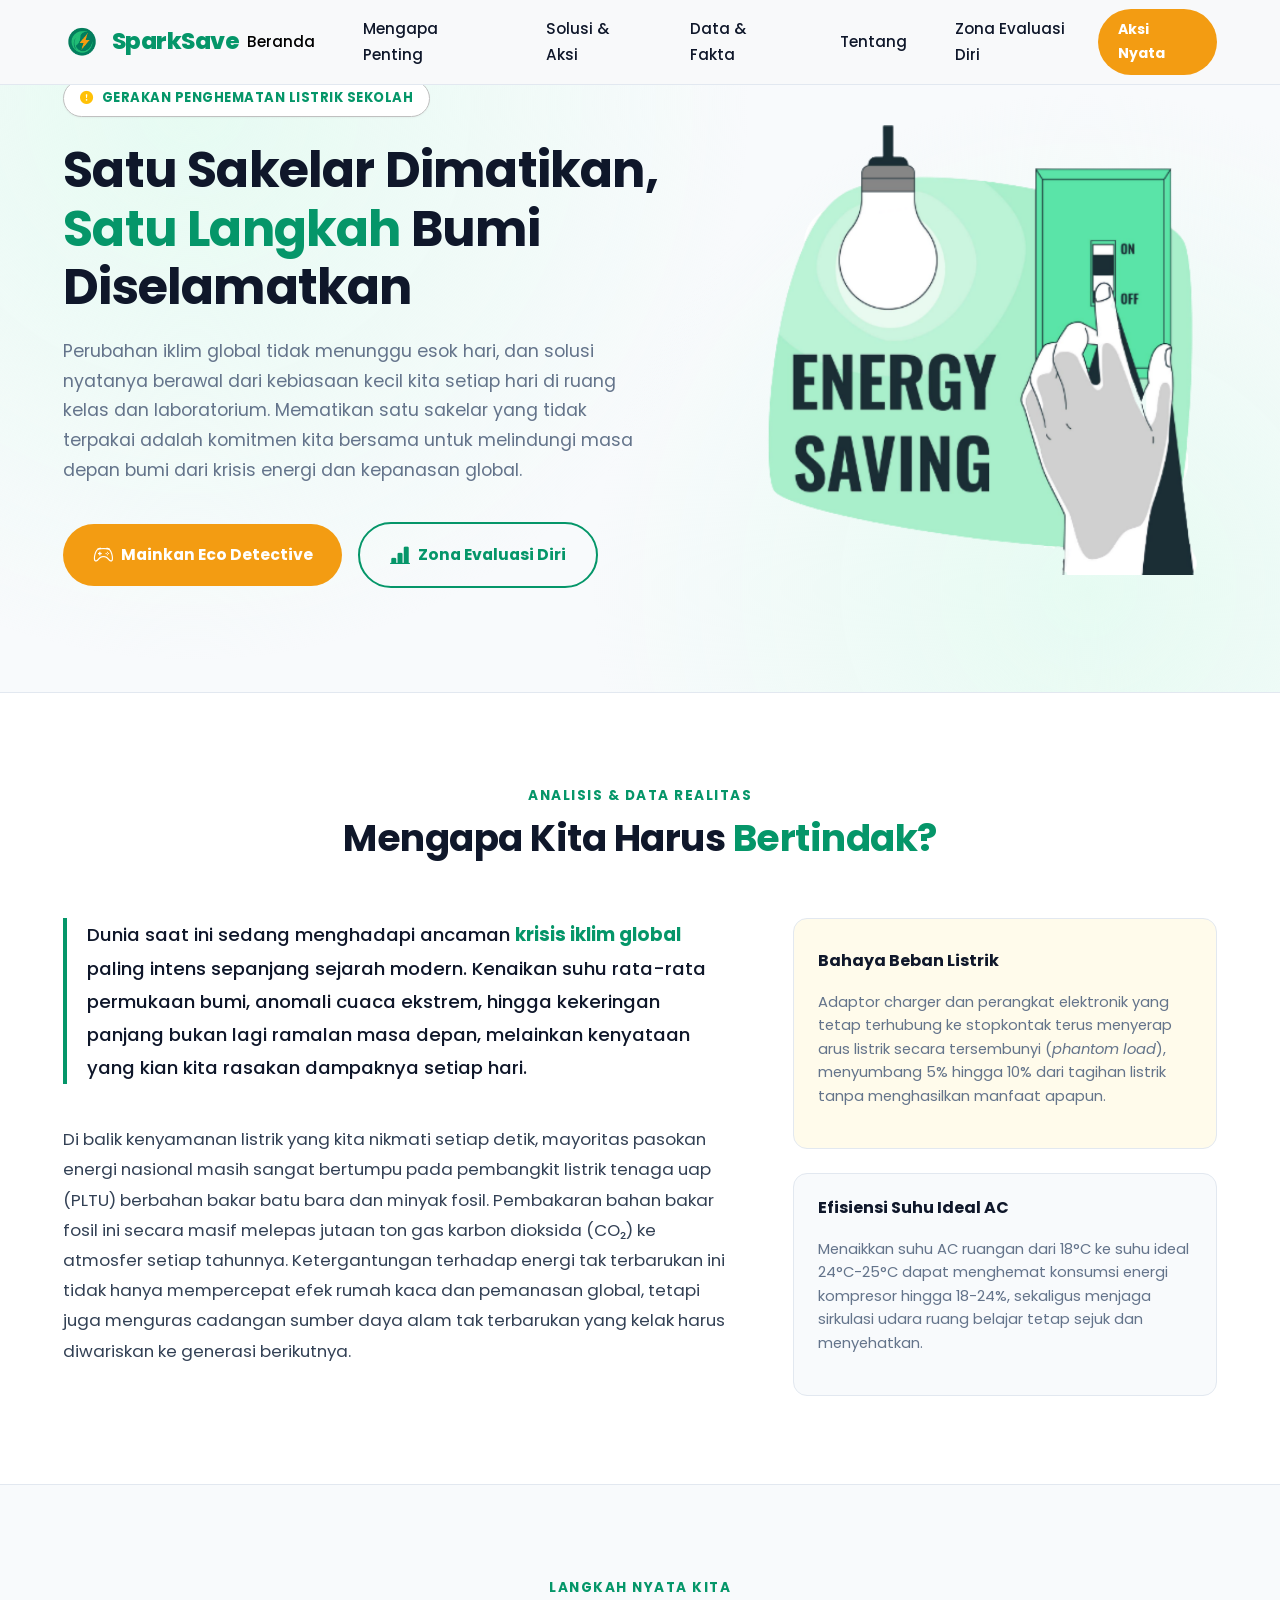
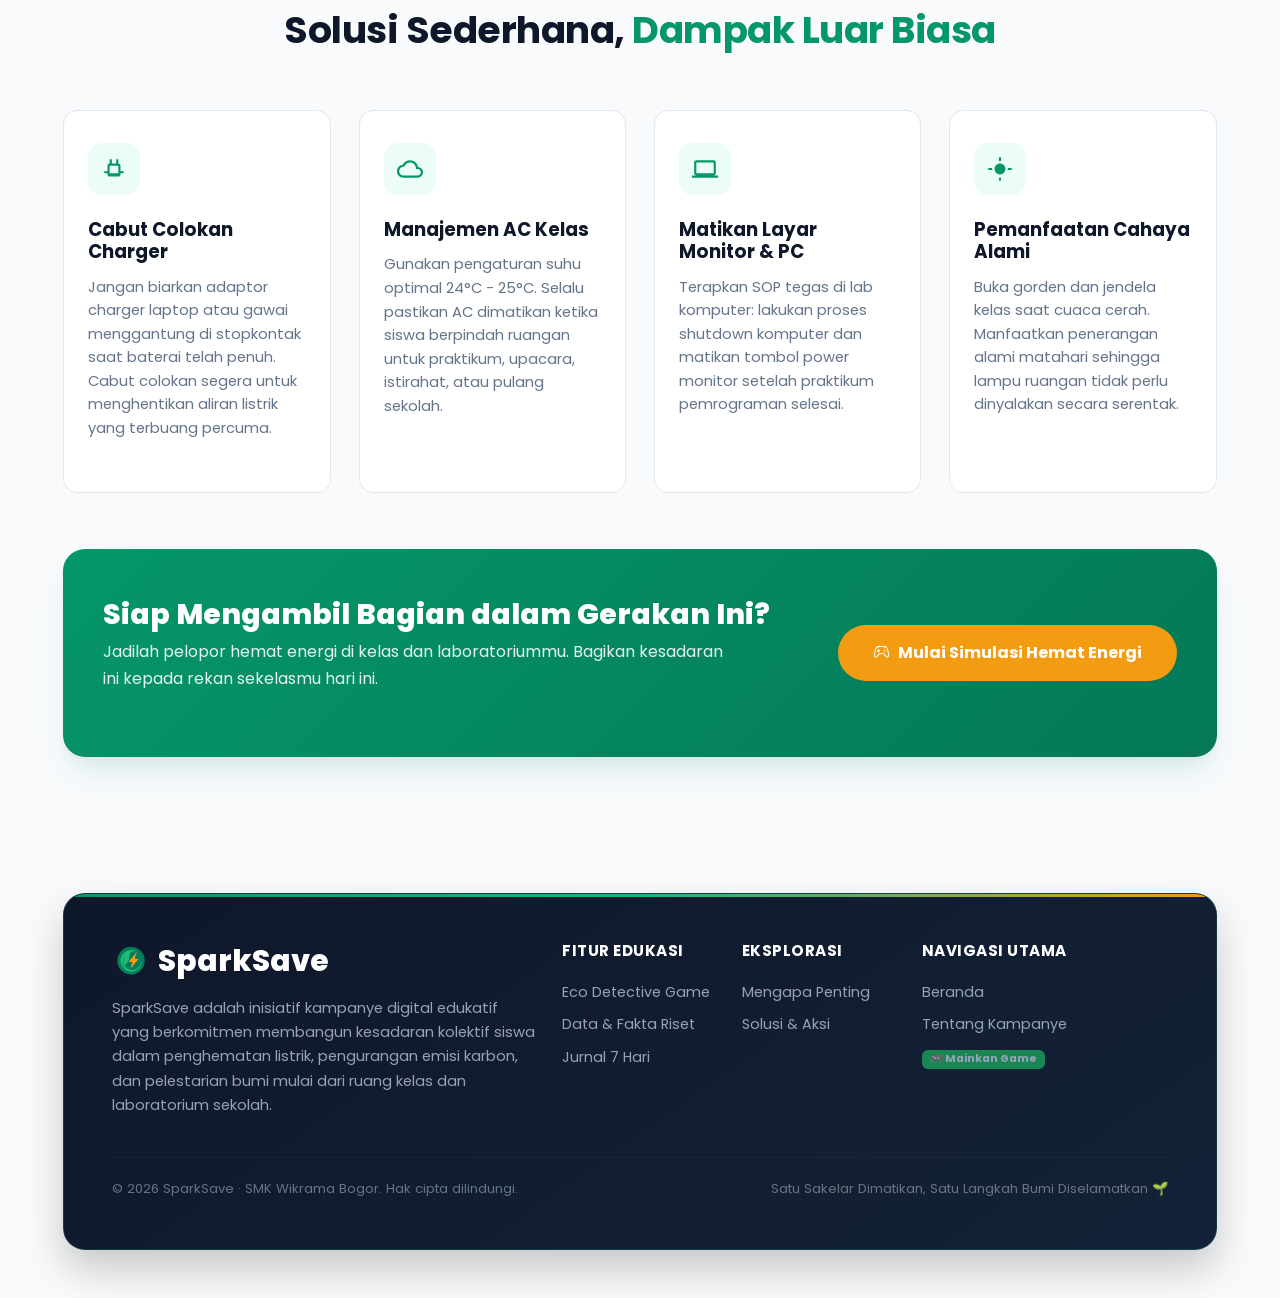
<file: index.html>
<!DOCTYPE html>
<html lang="id">

<head>
    <meta charset="UTF-8">
    <meta name="viewport" content="width=device-width, initial-scale=1.0">
    <title>SparkSave | Beranda</title>
    <link rel="shortcut icon" href="src/assets/images/favicon.png" type="image/x-icon">

    <!-- Google Fonts -->
    <link rel="preconnect" href="https://fonts.googleapis.com">
    <link rel="preconnect" href="https://fonts.gstatic.com" crossorigin>
    <link
        href="https://fonts.googleapis.com/css2?family=Google+Sans:ital,opsz,wght@0,17..18,400..700;1,17..18,400..700&family=Poppins:wght@400;500;600;700;800&family=Roboto:ital,wght@0,100..900;1,100..900&display=swap"
        rel="stylesheet">

    <!-- Bootstrap 5 & Icons -->
    <link rel="stylesheet" href="https://cdn.jsdelivr.net/npm/bootstrap-icons@1.13.1/font/bootstrap-icons.min.css">
    <link href="https://cdn.jsdelivr.net/npm/bootstrap@5.3.8/dist/css/bootstrap.min.css" rel="stylesheet"
        integrity="sha384-sRIl4kxILFvY47J16cr9ZwB07vP4J8+LH7qKQnuqkuIAvNWLzeN8tE5YBujZqJLB" crossorigin="anonymous">

    <link rel="stylesheet" href="src/style/global.css">
    <link rel="stylesheet" href="src/style/index.css">
    <link rel="stylesheet" href="src/style/components/footer.css">
    <link rel="stylesheet" href="src/style/components/navbar.css">
</head>

<body>
    <header id="navbar"></header>

    <main>
        <section id="hero" class="hero">
            <div class="container hero-grid">
                <!-- Sisi Kiri: Konten Teks & Tombol CTA -->
                <div class="hero-left">
                    <div class="hero-badge">
                        <span class="text-warning"><i class="bi bi-exclamation-circle-fill"></i></span>
                        <span>Gerakan Penghematan Listrik Sekolah</span>
                    </div>

                    <h1 class="hero-title">
                        Satu Sakelar Dimatikan, <span>Satu Langkah</span> Bumi Diselamatkan
                    </h1>

                    <p class="hero-subtext">
                        Perubahan iklim global tidak menunggu esok hari, dan solusi nyatanya berawal dari kebiasaan
                        kecil kita setiap hari di ruang kelas dan laboratorium. Mematikan satu sakelar yang tidak
                        terpakai adalah komitmen kita bersama untuk melindungi masa depan bumi dari krisis energi dan
                        kepanasan global.
                    </p>

                    <div class="hero-cta-group">
                        <a href="src/page/Eco_Detective_Operation_Green_Campus_v3.html" class="btn-solid">
                            <i class="bi bi-controller fs-5"></i>
                            <span>Mainkan Eco Detective</span>
                        </a>
                        <a href="/src/page/to_do.html" class="btn-outline">
                            <i class="bi bi-bar-chart-line-fill fs-5"></i>
                            <span>Zona Evaluasi Diri</span>
                        </a>
                    </div>

                </div>

                <div class="hero-right">

                    <img src="src/assets/images/hero.png" class="img-hero" style="height: 450px;" alt="SparkSave Hero">

                </div>
            </div>
        </section>

        <section id="mengapa-penting" class="article-section">
            <div class="container">
                <div class="section-head">
                    <span class="section-tag">Analisis & Data Realitas</span>
                    <h2 class="section-heading">Mengapa Kita Harus <span>Bertindak?</span></h2>
                </div>

                <div class="article-layout">
                    <article class="article-content">
                        <p class="lead-text">
                            Dunia saat ini sedang menghadapi ancaman <strong>krisis iklim global</strong> paling intens
                            sepanjang sejarah modern. Kenaikan suhu rata-rata permukaan bumi, anomali cuaca ekstrem,
                            hingga kekeringan panjang bukan lagi ramalan masa depan, melainkan kenyataan yang kian kita
                            rasakan dampaknya setiap hari.
                        </p>

                        <p>
                            Di balik kenyamanan listrik yang kita nikmati setiap detik, mayoritas pasokan energi
                            nasional masih sangat bertumpu pada pembangkit listrik tenaga uap (PLTU) berbahan
                            bakar batu bara dan minyak fosil. Pembakaran bahan bakar fosil ini secara masif
                            melepas jutaan ton gas karbon dioksida (CO₂) ke atmosfer setiap tahunnya. Ketergantungan
                            terhadap energi tak terbarukan ini tidak hanya mempercepat efek rumah kaca dan pemanasan
                            global, tetapi juga menguras cadangan sumber daya alam tak terbarukan yang kelak harus
                            diwariskan ke generasi berikutnya.
                        </p>

                        <!-- <p>
                            Realita ironis justru kerap terjadi di lingkungan pendidikan tempat kita beraktivitas
                            setiap hari. Banyak dari kita yang tanpa sadar melakukan <strong>pemborosan listrik ekstrem
                                di ruang kelas dan laboratorium</strong>. Perangkat komputer lab dibiarkan menyala dalam
                            mode standby semalaman tanpa dimatikan tuntas, kabel charger laptop dibiarkan tertancap di
                            stopkontak padahal baterai sudah terisi penuh (<em>vampire load</em>), serta pendingin
                            ruangan (AC) diatur pada temperatur terendah 16°C dan dibiarkan mendinginkan ruangan kelas
                            yang kosong saat jam istirahat. Jika kebiasaan ini dibiarkan, institusi pendidikan yang
                            seharusnya menjadi teladan keberlanjutan justru menyumbang jejak karbon yang sangat
                            merugikan lingkungan.
                        </p> -->
                    </article>

                    <aside class="article-sidebar">
                        <div class="fact-box highlight">
                            <div class="fact-header warning">
                                <h4 class="mt-2">Bahaya Beban Listrik</h4>
                            </div>
                            <p>
                                Adaptor charger dan perangkat elektronik yang tetap terhubung ke stopkontak terus
                                menyerap arus listrik secara tersembunyi (<em>phantom load</em>), menyumbang 5% hingga
                                10% dari tagihan listrik tanpa menghasilkan manfaat apapun.
                            </p>
                        </div>

                        <div class="fact-box">
                            <div class="fact-header success">
                                <h4>Efisiensi Suhu Ideal AC</h4>
                            </div>
                            <p>
                                Menaikkan suhu AC ruangan dari 18°C ke suhu ideal 24°C-25°C dapat menghemat konsumsi
                                energi kompresor hingga 18-24%, sekaligus menjaga sirkulasi udara ruang belajar tetap
                                sejuk dan menyehatkan.
                            </p>
                        </div>
                    </aside>
                </div>
            </div>
        </section>

        <section id="solusi" class="solutions-section">
            <div class="container">
                <div class="section-head">
                    <span class="section-tag">Langkah Nyata Kita</span>
                    <h2 class="section-heading">Solusi Sederhana, <span>Dampak Luar Biasa</span></h2>
                </div>

                <div class="solutions-grid">
                    <!-- Kartu 1 -->
                    <div class="action-card">
                        <div class="action-icon">
                            <svg viewBox="0 0 24 24">
                                <path
                                    d="M16.01 7L16 3h-2v4h-4V3H8v4h-.01C6.89 7 6 7.89 6 8.99v5.01H3v2h3v1c0 1.11.89 2 1.99 2H16c1.1 0 2-.89 2-2v-1h3v-2h-3V8.99c0-1.1-.89-1.99-1.99-1.99zM16 16H8v-7h8v7z" />
                            </svg>
                        </div>
                        <h3>Cabut Colokan Charger</h3>
                        <p>
                            Jangan biarkan adaptor charger laptop atau gawai menggantung di stopkontak saat baterai
                            telah penuh. Cabut colokan segera untuk menghentikan aliran listrik yang terbuang percuma.
                        </p>
                    </div>

                    <!-- Kartu 2 -->
                    <div class="action-card">
                        <div class="action-icon">
                            <svg viewBox="0 0 24 24">
                                <path
                                    d="M19.35 10.04C18.67 6.59 15.64 4 12 4 9.11 4 6.6 5.64 5.35 8.04 2.34 8.36 0 10.91 0 14c0 3.31 2.69 6 6 6h13c2.76 0 5-2.24 5-5 0-2.64-2.05-4.78-4.65-4.96zM19 18H6c-2.21 0-4-1.79-4-4 0-2.05 1.53-3.76 3.56-3.97l1.07-.11.5-.95C8.08 7.14 9.94 6 12 6c2.62 0 4.88 1.86 5.39 4.43l.3 1.5 1.53.11c1.56.1 2.78 1.41 2.78 2.96 0 1.65-1.35 3-3 3z" />
                            </svg>
                        </div>
                        <h3>Manajemen AC Kelas</h3>
                        <p>
                            Gunakan pengaturan suhu optimal 24°C - 25°C. Selalu pastikan AC dimatikan ketika siswa
                            berpindah ruangan untuk praktikum, upacara, istirahat, atau pulang sekolah.
                        </p>
                    </div>

                    <!-- Kartu 3 -->
                    <div class="action-card">
                        <div class="action-icon">
                            <svg viewBox="0 0 24 24">
                                <path
                                    d="M20 18c1.1 0 1.99-.9 1.99-2L22 6c0-1.1-.9-2-2-2H4c-1.1 0-2 .9-2 2v10c0 1.1.9 2 2 2H0v2h24v-2h-4zM4 6h16v10H4V6z" />
                            </svg>
                        </div>
                        <h3>Matikan Layar Monitor & PC</h3>
                        <p>
                            Terapkan SOP tegas di lab komputer: lakukan proses shutdown komputer dan matikan tombol
                            power monitor setelah praktikum pemrograman selesai.
                        </p>
                    </div>

                    <!-- Kartu 4 -->
                    <div class="action-card">
                        <div class="action-icon">
                            <svg viewBox="0 0 24 24">
                                <path
                                    d="M12 7c-2.76 0-5 2.24-5 5s2.24 5 5 5 5-2.24 5-5-2.24-5-5-5zM2 13h2c.55 0 1-.45 1-1s-.45-1-1-1H2c-.55 0-1 .45-1 1s.45 1 1 1zm18 0h2c.55 0 1-.45 1-1s-.45-1-1-1h-2c-.55 0-1 .45-1 1s.45 1 1 1zM11 2v2c0 .55.45 1 1 1s1-.45 1-1V2c0-.55-.45-1-1-1s-1 .45-1 1zm0 18v2c0 .55.45 1 1 1s1-.45 1-1v-2cn 0-.55-.45-1-1-1s-1 .45-1 1z" />
                            </svg>
                        </div>
                        <h3>Pemanfaatan Cahaya Alami</h3>
                        <p>
                            Buka gorden dan jendela kelas saat cuaca cerah. Manfaatkan penerangan alami matahari
                            sehingga lampu ruangan tidak perlu dinyalakan secara serentak.
                        </p>
                    </div>
                </div>

                <!-- Banner Ajak Bertindak -->
                <div class="cta-strip">
                    <div class="cta-strip-text">
                        <h3>Siap Mengambil Bagian dalam Gerakan Ini?</h3>
                        <p>
                            Jadilah pelopor hemat energi di kelas dan laboratoriummu. Bagikan kesadaran ini kepada rekan
                            sekelasmu hari ini.
                        </p>
                    </div>
                    <a href="src/page/Eco_Detective_Operation_Green_Campus_v3.html" class="btn-cta-strip">
                        <i class="bi bi-controller me-2"></i>Mulai Simulasi Hemat Energi
                    </a>
                </div>
            </div>
        </section>
    </main>

    <footer id="footer"></footer>

    <!-- JS Components -->
    <script src="src/components/navbar.js"></script>
    <script src="src/components/footer.js"></script>

    <!-- bootstrap -->
    <script src="https://cdn.jsdelivr.net/npm/bootstrap@5.3.8/dist/js/bootstrap.bundle.min.js"
        integrity="sha384-FKyoEForCGlyvwx9Hj09JcYn3nv7wiPVlz7YYwJrWVcXK/BmnVDxM+D2scQbITxI"
        crossorigin="anonymous"></script>
</body>

</html>
</file>
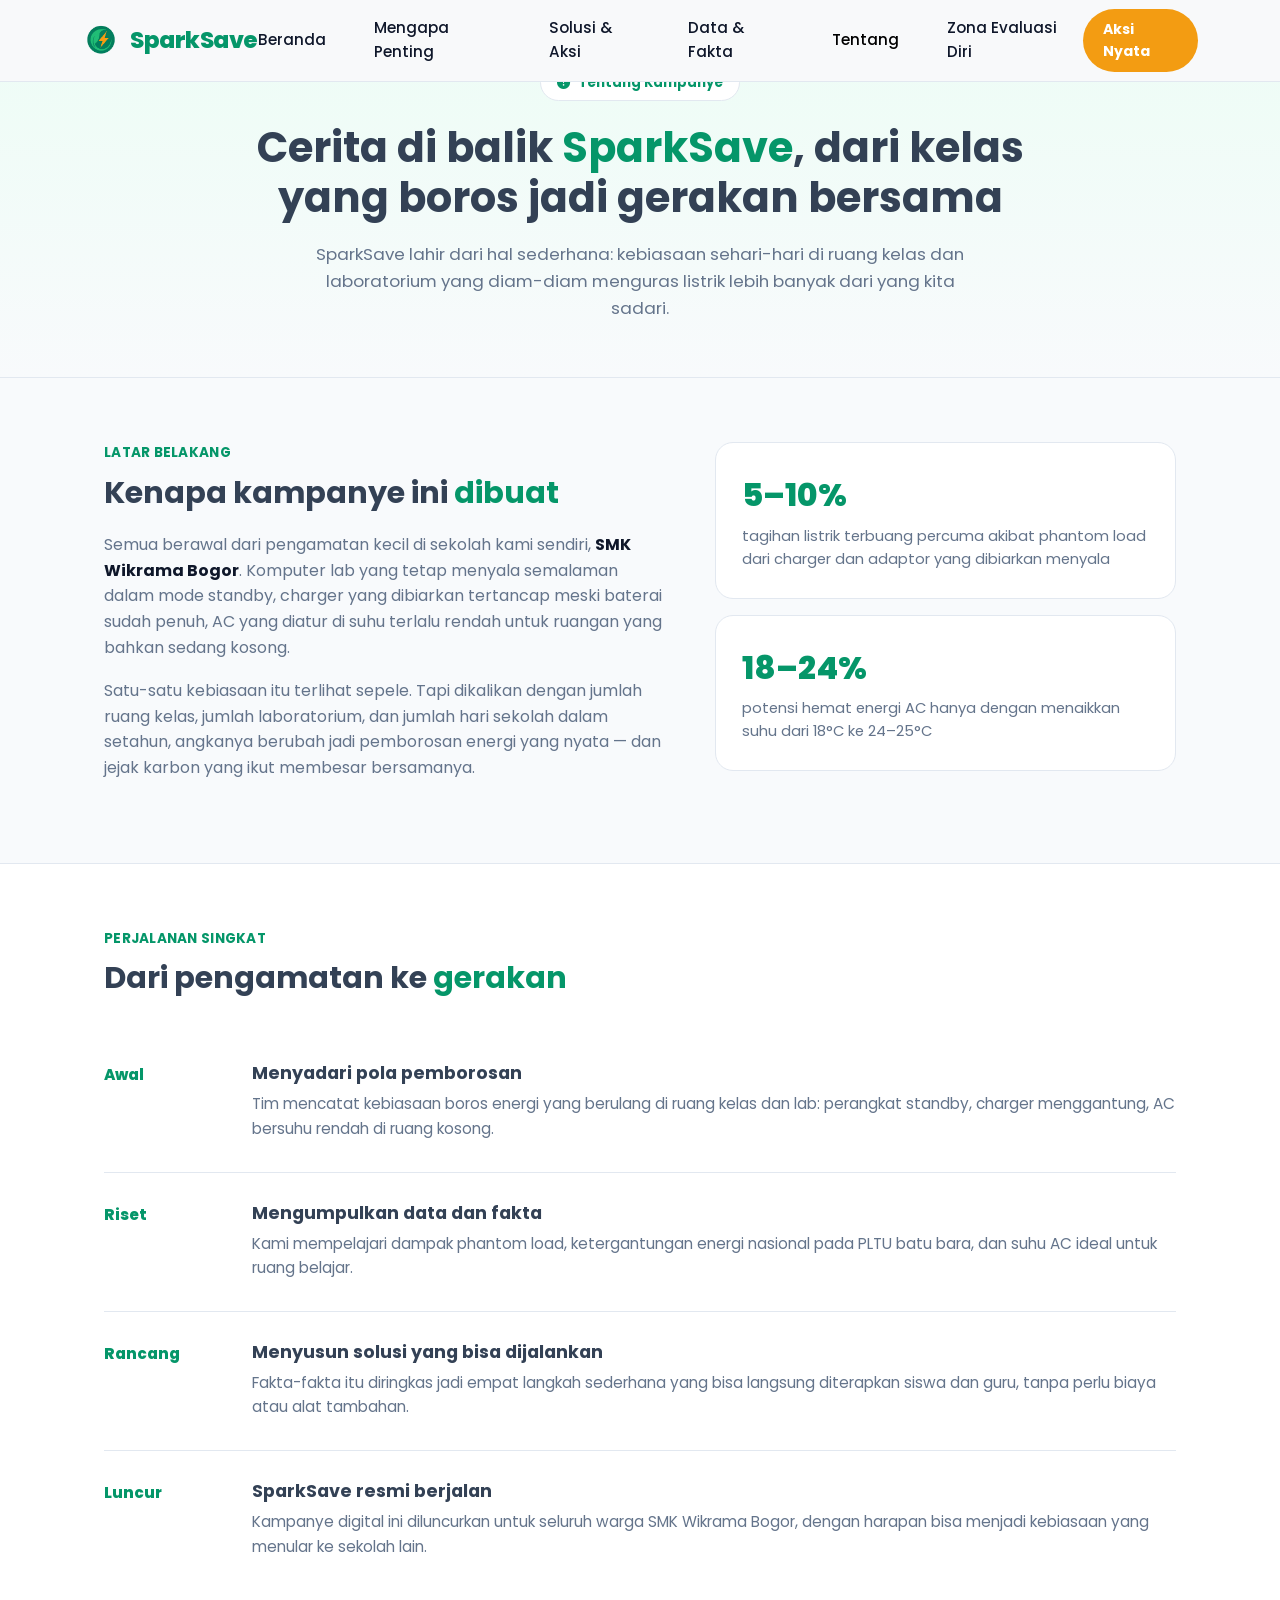
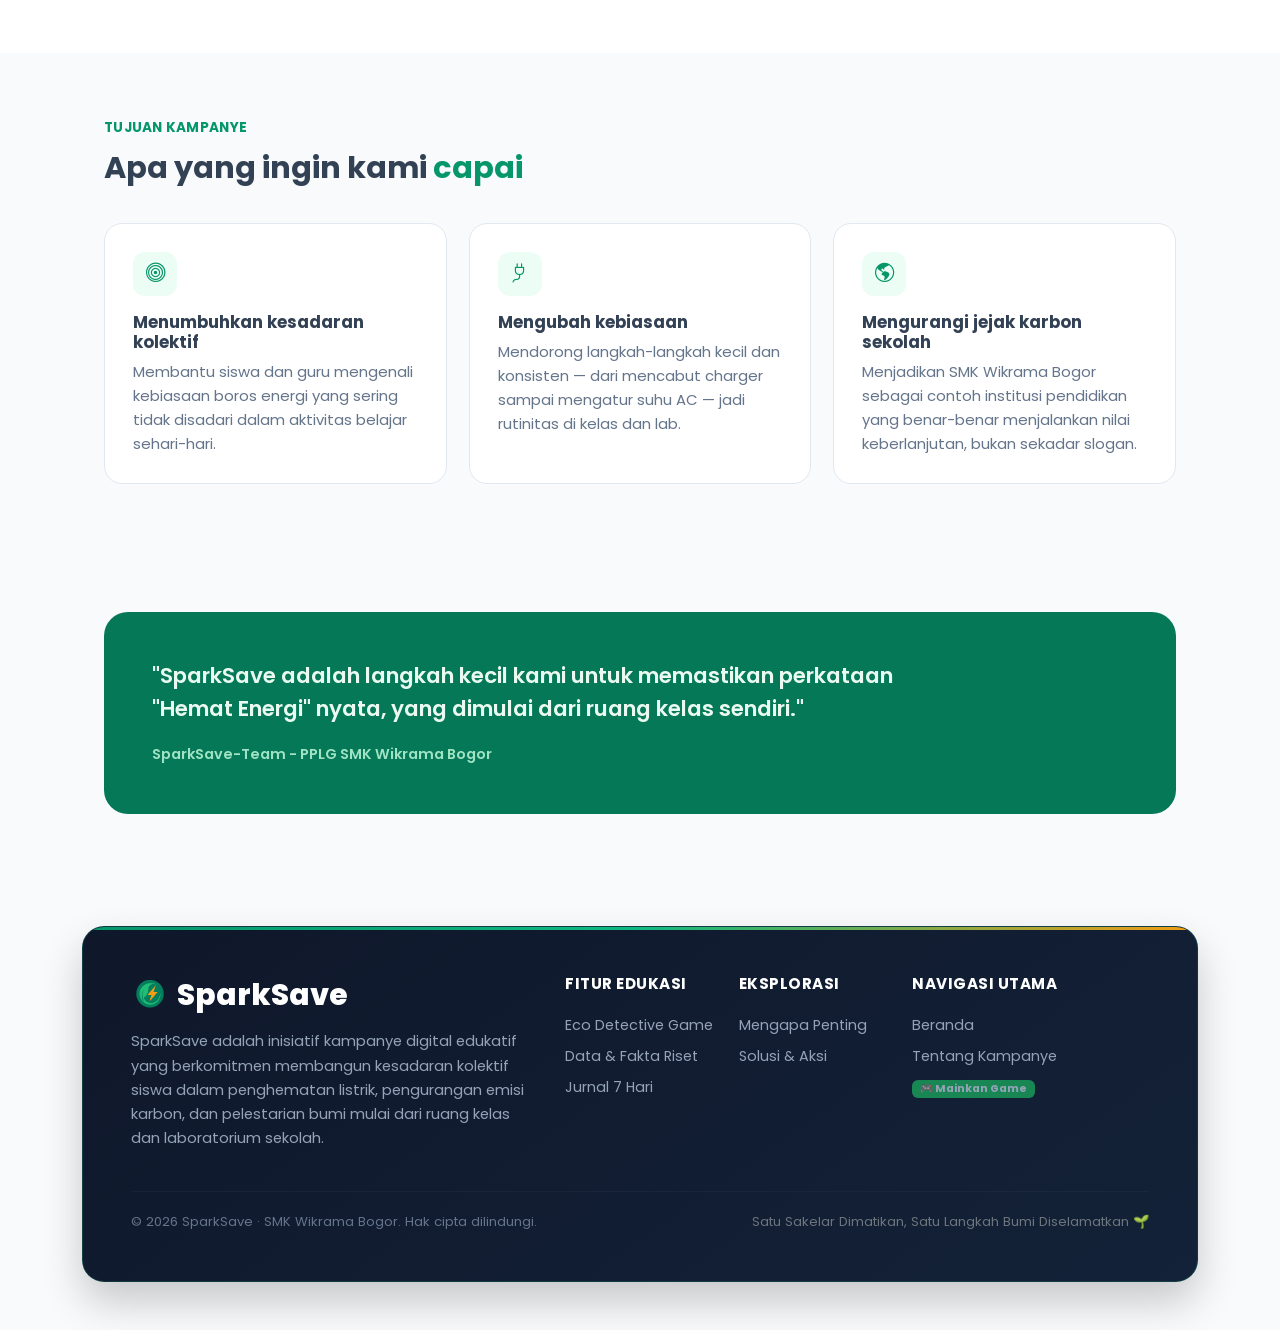
<file: src/page/about.html>
<!DOCTYPE html>
<html lang="en">

<head>
    <meta charset="UTF-8">
    <meta name="viewport" content="width=device-width, initial-scale=1.0">
    <title>SparkSave | Tentang</title>
    <link rel="shortcut icon" href="../assets/images/favicon.png" type="image/x-icon">

    <!-- Google Fonts -->
    <link rel="preconnect" href="https://fonts.googleapis.com">
    <link rel="preconnect" href="https://fonts.gstatic.com" crossorigin>
    <link
        href="https://fonts.googleapis.com/css2?family=Google+Sans:ital,opsz,wght@0,17..18,400..700;1,17..18,400..700&family=Poppins:wght@400;500;600;700;800&family=Roboto:ital,wght@0,100..900;1,100..900&display=swap"
        rel="stylesheet">

    <!-- Bootstrap 5 & Icons -->
    <link rel="stylesheet" href="https://cdn.jsdelivr.net/npm/bootstrap-icons@1.13.1/font/bootstrap-icons.min.css">
    <link href="https://cdn.jsdelivr.net/npm/bootstrap@5.3.8/dist/css/bootstrap.min.css" rel="stylesheet"
        integrity="sha384-sRIl4kxILFvY47J16cr9ZwB07vP4J8+LH7qKQnuqkuIAvNWLzeN8tE5YBujZqJLB" crossorigin="anonymous">

    <link rel="stylesheet" href="../style/global.css">
    <link rel="stylesheet" href="../style/about.css">
    <link rel="stylesheet" href="../style/components/footer.css">
    <link rel="stylesheet" href="../style/components/navbar.css">
</head>

<body>
    <header id="navbar">

    </header>

    <main>
        <section class="about-hero text-center">
            <div class="wrap">
                <span class="eyebrow-tag"><i class="bi bi-exclamation-circle-fill"></i>Tentang Kampanye</span>
                <h1>Cerita di balik <span>SparkSave</span>, dari kelas yang boros jadi gerakan bersama</h1>
                <p>SparkSave lahir dari hal sederhana: kebiasaan sehari-hari di ruang kelas dan laboratorium yang
                    diam-diam menguras listrik lebih banyak dari yang kita sadari.</p>
            </div>
        </section>

        <section class="story-section">
            <div class="wrap story">
                <div>
                    <div class="section-head" style="margin-bottom:20px;">
                        <span class="kicker">LATAR BELAKANG</span>
                        <h2>Kenapa kampanye ini <span class="accent">dibuat</span></h2>
                    </div>
                    <p>Semua berawal dari pengamatan kecil di sekolah kami sendiri, <strong>SMK Wikrama Bogor</strong>.
                        Komputer lab yang tetap menyala semalaman dalam mode standby, charger yang dibiarkan tertancap
                        meski baterai sudah penuh, AC yang diatur di suhu terlalu rendah untuk ruangan yang bahkan
                        sedang kosong.</p>
                    <p>Satu-satu kebiasaan itu terlihat sepele. Tapi dikalikan dengan jumlah ruang kelas, jumlah
                        laboratorium, dan jumlah hari sekolah dalam setahun, angkanya berubah jadi pemborosan energi
                        yang nyata — dan jejak karbon yang ikut membesar bersamanya.</p>
                </div>
                <div>
                    <div class="stat-card">
                        <div class="num">5–10%</div>
                        <div class="label">tagihan listrik terbuang percuma akibat phantom load dari charger dan adaptor
                            yang dibiarkan menyala</div>
                    </div>
                    <div class="stat-card">
                        <div class="num">18–24%</div>
                        <div class="label">potensi hemat energi AC hanya dengan menaikkan suhu dari 18°C ke 24–25°C
                        </div>
                    </div>
                </div>
            </div>
        </section>

        <section class="timeline">
            <div class="wrap">
                <div class="section-head">
                    <span class="kicker">PERJALANAN SINGKAT</span>
                    <h2>Dari pengamatan ke <span class="accent">gerakan</span></h2>
                </div>
                <div class="tl-item">
                    <div class="tl-mark">Awal</div>
                    <div>
                        <h3>Menyadari pola pemborosan</h3>
                        <p>Tim mencatat kebiasaan boros energi yang berulang di ruang kelas dan lab: perangkat standby,
                            charger menggantung, AC bersuhu rendah di ruang kosong.</p>
                    </div>
                </div>
                <div class="tl-item">
                    <div class="tl-mark">Riset</div>
                    <div>
                        <h3>Mengumpulkan data dan fakta</h3>
                        <p>Kami mempelajari dampak phantom load, ketergantungan energi nasional pada PLTU batu bara, dan
                            suhu AC ideal untuk ruang belajar.</p>
                    </div>
                </div>
                <div class="tl-item">
                    <div class="tl-mark">Rancang</div>
                    <div>
                        <h3>Menyusun solusi yang bisa dijalankan</h3>
                        <p>Fakta-fakta itu diringkas jadi empat langkah sederhana yang bisa langsung diterapkan siswa
                            dan guru, tanpa perlu biaya atau alat tambahan.</p>
                    </div>
                </div>
                <div class="tl-item">
                    <div class="tl-mark">Luncur</div>
                    <div>
                        <h3>SparkSave resmi berjalan</h3>
                        <p>Kampanye digital ini diluncurkan untuk seluruh warga SMK Wikrama Bogor, dengan harapan bisa
                            menjadi kebiasaan yang menular ke sekolah lain.</p>
                    </div>
                </div>
            </div>
        </section>

        <section id="tujuan">
            <div class="wrap">
                <div class="section-head">
                    <span class="kicker">TUJUAN KAMPANYE</span>
                    <h2>Apa yang ingin kami <span class="accent">capai</span></h2>
                </div>
                <div class="goals">
                    <div class="goal-card">
                        <div class="goal-icon"><i class="bi bi-bullseye"></i></div>
                        <h3>Menumbuhkan kesadaran kolektif</h3>
                        <p>Membantu siswa dan guru mengenali kebiasaan boros energi yang sering tidak disadari dalam
                            aktivitas belajar sehari-hari.</p>
                    </div>
                    <div class="goal-card">
                        <div class="goal-icon"><i class="bi bi-plug"></i></div>
                        <h3>Mengubah kebiasaan</h3>
                        <p>Mendorong langkah-langkah kecil dan konsisten — dari mencabut charger sampai mengatur suhu AC
                            — jadi rutinitas di kelas dan lab.</p>
                    </div>
                    <div class="goal-card">
                        <div class="goal-icon"><i class="bi bi-globe-americas"></i></div>
                        <h3>Mengurangi jejak karbon sekolah</h3>
                        <p>Menjadikan SMK Wikrama Bogor sebagai contoh institusi pendidikan yang benar-benar menjalankan
                            nilai keberlanjutan, bukan sekadar slogan.</p>
                    </div>
                </div>
            </div>
        </section>

        <section class="quote-section">
            <div class="wrap">
                <div class="quote-block">
                    <p>"SparkSave adalah langkah kecil kami
                        untuk memastikan perkataan "Hemat Energi" nyata, yang dimulai dari ruang kelas sendiri."</p>
                    <span>SparkSave-Team - PPLG SMK Wikrama Bogor</span>
                </div>
            </div>
        </section>

    </main>

    <footer id="footer"></footer>

    <!-- component -->
    <script src="../components/navbar.js"></script>
    <script src="../components/footer.js"></script>


    <!-- bootstrap -->
    <script src="https://cdn.jsdelivr.net/npm/bootstrap@5.3.8/dist/js/bootstrap.bundle.min.js"
        integrity="sha384-FKyoEForCGlyvwx9Hj09JcYn3nv7wiPVlz7YYwJrWVcXK/BmnVDxM+D2scQbITxI"
        crossorigin="anonymous"></script>
</body>

</html>
</file>
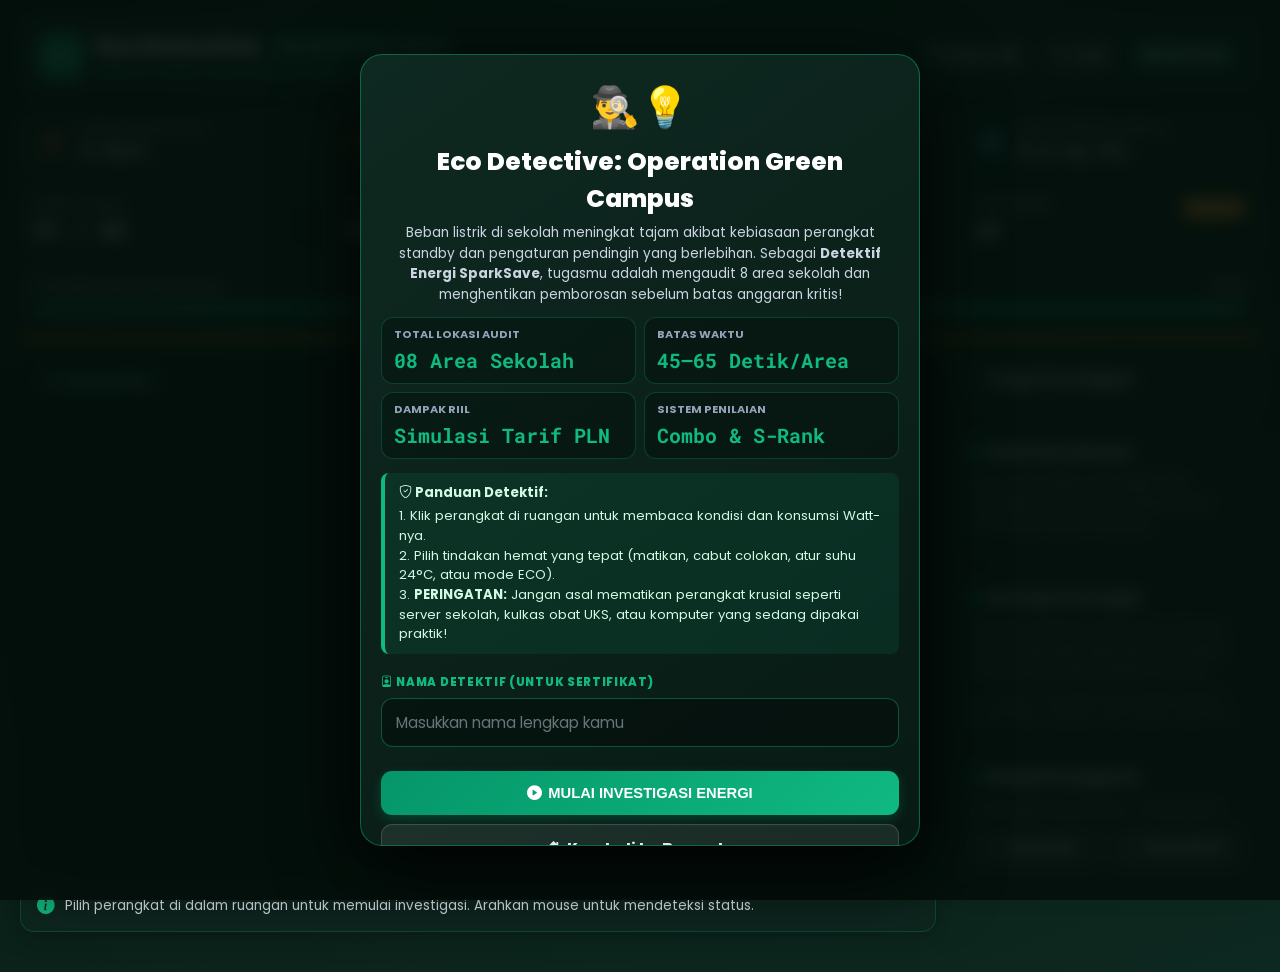
<file: src/page/Eco_Detective_Operation_Green_Campus_v3.html>
<!DOCTYPE html>
<html lang="id">
<head>
  <meta charset="UTF-8">
  <meta name="viewport" content="width=device-width, initial-scale=1.0">
  <title>SparkSave | Eco Detective: Operation Green Campus</title>
  <link rel="shortcut icon" href="../assets/images/favicon.png" type="image/x-icon">

  <!-- Google Fonts -->
  <link rel="preconnect" href="https://fonts.googleapis.com">
  <link rel="preconnect" href="https://fonts.gstatic.com" crossorigin>
  <link href="https://fonts.googleapis.com/css2?family=Google+Sans:ital,opsz,wght@0,17..18,400..700;1,17..18,400..700&family=Poppins:wght@400;500;600;700;800&family=Roboto+Mono:wght@400;600;700&display=swap" rel="stylesheet">
  
  <!-- Bootstrap Icons -->
  <link rel="stylesheet" href="https://cdn.jsdelivr.net/npm/bootstrap-icons@1.13.1/font/bootstrap-icons.min.css">

  <style>
    :root {
      --primary: #059669;
      --primary-dark: #047857;
      --primary-light: #ecfdf5;
      --secondary: #10b981;
      --accent: #f39c12;
      --accent-hover: #e67e22;
      --danger: #ef4444;
      --warning: #f59e0b;
      --info: #38bdf8;
      
      --bg-dark: #081712;
      --bg-card: #0e261f;
      --bg-card-alt: #13332a;
      --border: rgba(16, 185, 129, 0.22);
      --border-focus: #10b981;
      --text: #f8fafc;
      --text-muted: #94a3b8;
      --text-dim: #64748b;
      
      --font-main: "Google Sans", "Poppins", -apple-system, sans-serif;
      --font-mono: "Roboto Mono", monospace;
    }

    * { box-sizing: border-box; margin: 0; padding: 0; }
    
    body {
      background: radial-gradient(ellipse at 50% -10%, #0d382c 0%, transparent 60%),
                  linear-gradient(160deg, #071510 0%, #0a1f18 50%, #0d2820 100%);
      color: var(--text);
      font-family: var(--font-main);
      min-height: 100vh;
      overflow-x: hidden;
      line-height: 1.5;
    }

    .wrap {
      max-width: 1280px;
      margin: 0 auto;
      padding: 16px 20px 40px;
    }

    /* TOP BAR & BRAND */
    .top-bar {
      display: flex;
      justify-content: space-between;
      align-items: center;
      gap: 16px;
      padding: 12px 18px;
      background: rgba(14, 38, 31, 0.85);
      border: 1px solid var(--border);
      border-radius: 18px;
      backdrop-filter: blur(12px);
      margin-bottom: 16px;
      box-shadow: 0 10px 30px rgba(0, 0, 0, 0.35);
    }

    .brand-group {
      display: flex;
      align-items: center;
      gap: 14px;
    }

    .brand-logo {
      width: 44px;
      height: 44px;
      border-radius: 12px;
      background: linear-gradient(135deg, var(--primary), var(--secondary));
      display: grid;
      place-items: center;
      color: #fff;
      font-size: 22px;
      box-shadow: 0 4px 16px rgba(16, 185, 129, 0.35);
      text-decoration: none;
    }

    .brand-text h1 {
      font-size: clamp(1.1rem, 2.5vw, 1.45rem);
      font-weight: 800;
      letter-spacing: -0.3px;
      color: #ffffff;
      margin: 0;
      display: flex;
      align-items: center;
      gap: 8px;
    }

    .brand-text small {
      display: block;
      font-size: 0.72rem;
      font-weight: 600;
      color: var(--secondary);
      letter-spacing: 0.8px;
      text-transform: uppercase;
    }

    .top-nav {
      display: flex;
      align-items: center;
      gap: 10px;
    }

    .btn-nav {
      display: inline-flex;
      align-items: center;
      gap: 6px;
      background: rgba(255, 255, 255, 0.06);
      border: 1px solid var(--border);
      color: #ffffff;
      padding: 8px 14px;
      border-radius: 99px;
      font-size: 0.82rem;
      font-weight: 700;
      text-decoration: none;
      cursor: pointer;
      transition: all 0.25s ease;
    }

    .btn-nav:hover {
      background: var(--primary);
      border-color: var(--secondary);
      color: #ffffff;
      transform: translateY(-2px);
      box-shadow: 0 4px 14px rgba(5, 150, 105, 0.4);
    }

    .btn-nav.home-btn {
      background: linear-gradient(135deg, rgba(5, 150, 105, 0.25), rgba(16, 185, 129, 0.15));
      border-color: rgba(16, 185, 129, 0.45);
      color: #e6fffa;
    }

    .btn-nav.home-btn:hover {
      background: linear-gradient(135deg, var(--primary), var(--secondary));
      color: #ffffff;
    }

    /* REAL-TIME ENERGY METRICS STRIP */
    .impact-strip {
      display: grid;
      grid-template-columns: repeat(4, 1fr);
      gap: 10px;
      margin-bottom: 12px;
    }

    .impact-card {
      background: var(--bg-card);
      border: 1px solid var(--border);
      border-radius: 14px;
      padding: 10px 14px;
      display: flex;
      align-items: center;
      gap: 12px;
      transition: transform 0.2s ease, border-color 0.2s ease;
    }

    .impact-card:hover {
      border-color: rgba(16, 185, 129, 0.5);
      transform: translateY(-2px);
    }

    .impact-icon {
      width: 36px;
      height: 36px;
      border-radius: 10px;
      background: rgba(16, 185, 129, 0.12);
      color: var(--secondary);
      display: grid;
      place-items: center;
      font-size: 1.15rem;
      flex-shrink: 0;
    }

    .impact-icon.waste { background: rgba(239, 68, 68, 0.15); color: #f87171; }
    .impact-icon.cost { background: rgba(243, 156, 18, 0.15); color: var(--accent); }
    .impact-icon.saved { background: rgba(16, 185, 129, 0.2); color: #34d399; }
    .impact-icon.co2 { background: rgba(56, 189, 248, 0.15); color: var(--info); }

    .impact-info {
      overflow: hidden;
    }

    .impact-info span {
      display: block;
      font-size: 0.68rem;
      font-weight: 700;
      text-transform: uppercase;
      letter-spacing: 0.4px;
      color: var(--text-muted);
    }

    .impact-info b {
      font-family: var(--font-mono);
      font-size: 1.12rem;
      font-weight: 700;
      color: #ffffff;
      white-space: nowrap;
    }

    /* GAME STATS & METERS */
    .stats-row {
      display: grid;
      grid-template-columns: repeat(4, 1fr);
      gap: 10px;
      margin-bottom: 12px;
    }

    .stat-pill {
      background: linear-gradient(145deg, var(--bg-card), #0c201a);
      border: 1px solid var(--border);
      border-radius: 14px;
      padding: 9px 14px;
      position: relative;
    }

    .stat-pill span {
      display: block;
      font-size: 0.68rem;
      font-weight: 700;
      color: var(--text-muted);
      letter-spacing: 0.5px;
      text-transform: uppercase;
    }

    .stat-pill b {
      font-family: var(--font-mono);
      font-size: 1.35rem;
      font-weight: 700;
      color: #ffffff;
    }

    .combo-badge {
      position: absolute;
      right: 12px;
      top: 10px;
      background: linear-gradient(135deg, var(--accent), var(--accent-hover));
      color: #ffffff;
      font-size: 0.68rem;
      font-weight: 800;
      padding: 2px 7px;
      border-radius: 99px;
      display: none;
    }

    .combo-badge.active { display: inline-block; animation: pulse 0.6s infinite alternate; }

    @keyframes pulse {
      from { transform: scale(1); }
      to { transform: scale(1.12); }
    }

    .meters-row {
      display: grid;
      grid-template-columns: 1fr 1fr;
      gap: 12px;
      margin-bottom: 12px;
    }

    .meter-box {
      background: var(--bg-card);
      border: 1px solid var(--border);
      border-radius: 14px;
      padding: 10px 14px;
    }

    .meter-label {
      display: flex;
      justify-content: space-between;
      font-size: 0.74rem;
      font-weight: 700;
      color: var(--text-muted);
      margin-bottom: 7px;
    }

    .meter-track {
      height: 9px;
      background: #112822;
      border-radius: 99px;
      overflow: hidden;
      border: 1px solid rgba(255, 255, 255, 0.05);
    }

    .meter-fill {
      height: 100%;
      width: 100%;
      background: linear-gradient(90deg, var(--primary), var(--secondary));
      transition: width 0.3s ease, background 0.3s ease;
      border-radius: 99px;
    }

    .meter-fill.warning {
      background: linear-gradient(90deg, #f59e0b, #ef4444);
    }

    .meter-fill.danger {
      background: linear-gradient(90deg, #ef4444, #b91c1c);
      box-shadow: 0 0 10px rgba(239, 68, 68, 0.5);
    }

    .timebar-container {
      height: 4px;
      background: rgba(255, 255, 255, 0.06);
      border-radius: 99px;
      overflow: hidden;
      margin-bottom: 14px;
    }

    .timebar-fill {
      height: 100%;
      width: 100%;
      background: var(--accent);
      transition: width 0.1s linear;
    }

    /* MAIN GAMEPLAY LAYOUT */
    .game-grid {
      display: grid;
      grid-template-columns: minmax(0, 1fr) 310px;
      gap: 14px;
      align-items: start;
    }

    /* CANVAS SCENE */
    .scene-box {
      position: relative;
      background: #05120d;
      border: 1px solid rgba(16, 185, 129, 0.3);
      border-radius: 20px;
      overflow: hidden;
      box-shadow: 0 20px 60px rgba(0, 0, 0, 0.6);
    }

    .scene-header {
      position: absolute;
      top: 12px;
      left: 12px;
      right: 12px;
      display: flex;
      justify-content: space-between;
      gap: 8px;
      z-index: 5;
      pointer-events: none;
    }

    .scene-pill {
      background: rgba(8, 23, 18, 0.88);
      border: 1px solid var(--border);
      border-radius: 99px;
      padding: 6px 12px;
      font-size: 0.74rem;
      font-weight: 800;
      color: #ffffff;
      backdrop-filter: blur(8px);
      display: inline-flex;
      align-items: center;
      gap: 6px;
      box-shadow: 0 4px 15px rgba(0, 0, 0, 0.4);
    }

    .scene-pill.live {
      border-color: rgba(16, 185, 129, 0.6);
      color: #6ee7b7;
    }

    canvas#scene {
      display: block;
      width: 100%;
      height: auto;
      cursor: crosshair;
      touch-action: manipulation;
    }

    .feedback-strip {
      margin-top: 10px;
      padding: 12px 16px;
      background: var(--bg-card);
      border: 1px solid var(--border);
      border-radius: 14px;
      font-size: 0.84rem;
      color: #e2e8f0;
      display: flex;
      align-items: center;
      gap: 10px;
      min-height: 48px;
      box-shadow: 0 4px 15px rgba(0, 0, 0, 0.2);
    }

    .feedback-strip i {
      color: var(--secondary);
      font-size: 1.1rem;
    }

    /* SIDEBAR */
    .sidebar {
      display: grid;
      gap: 12px;
    }

    .side-card {
      background: var(--bg-card);
      border: 1px solid var(--border);
      border-radius: 16px;
      padding: 14px 16px;
      box-shadow: 0 8px 24px rgba(0, 0, 0, 0.25);
    }

    .side-card h3 {
      font-size: 0.88rem;
      font-weight: 800;
      margin-bottom: 10px;
      color: #ffffff;
      display: flex;
      align-items: center;
      gap: 6px;
      letter-spacing: -0.2px;
    }

    .side-card h3 i {
      color: var(--secondary);
    }

    .side-card p {
      font-size: 0.82rem;
      color: var(--text-muted);
      line-height: 1.55;
    }

    .objectives-list {
      display: flex;
      flex-direction: column;
      gap: 7px;
    }

    .objective-item {
      display: flex;
      align-items: center;
      gap: 9px;
      padding: 6px 10px;
      background: rgba(255, 255, 255, 0.03);
      border: 1px solid rgba(255, 255, 255, 0.05);
      border-radius: 10px;
      font-size: 0.8rem;
      transition: all 0.2s ease;
    }

    .objective-item.done {
      background: rgba(16, 185, 129, 0.12);
      border-color: rgba(16, 185, 129, 0.35);
      color: #a7f3d0;
    }

    .obj-dot {
      width: 8px;
      height: 8px;
      border-radius: 50%;
      background: var(--accent);
      flex-shrink: 0;
    }

    .objective-item.done .obj-dot {
      background: var(--secondary);
      box-shadow: 0 0 8px var(--secondary);
    }

    .device-title {
      font-weight: 800;
      color: #ffffff;
      font-size: 0.95rem;
      margin-bottom: 4px;
      display: block;
    }

    .device-stat-chip {
      display: inline-block;
      padding: 3px 8px;
      border-radius: 6px;
      font-size: 0.72rem;
      font-weight: 700;
      margin-top: 6px;
      margin-right: 4px;
      background: rgba(16, 185, 129, 0.15);
      color: #6ee7b7;
      border: 1px solid rgba(16, 185, 129, 0.3);
    }

    .device-stat-chip.waste {
      background: rgba(239, 68, 68, 0.15);
      color: #fca5a5;
      border-color: rgba(239, 68, 68, 0.3);
    }

    .actions-box {
      margin-top: 12px;
      display: flex;
      flex-direction: column;
      gap: 7px;
    }

    .btn-act {
      border: 0;
      border-radius: 11px;
      padding: 10px 14px;
      background: linear-gradient(135deg, var(--primary), var(--secondary));
      color: #ffffff;
      font-weight: 800;
      font-size: 0.82rem;
      cursor: pointer;
      display: flex;
      align-items: center;
      justify-content: center;
      gap: 6px;
      transition: all 0.2s ease;
      box-shadow: 0 4px 12px rgba(5, 150, 105, 0.3);
    }

    .btn-act:hover {
      transform: translateY(-2px);
      box-shadow: 0 6px 18px rgba(5, 150, 105, 0.45);
      background: linear-gradient(135deg, #047857, #059669);
    }

    .btn-act.secondary {
      background: rgba(255, 255, 255, 0.08);
      color: #e2e8f0;
      border: 1px solid rgba(255, 255, 255, 0.14);
      box-shadow: none;
    }

    .btn-act.secondary:hover {
      background: rgba(255, 255, 255, 0.14);
      color: #ffffff;
      border-color: rgba(255, 255, 255, 0.25);
    }

    .btn-act.warning {
      background: linear-gradient(135deg, #d97706, #f59e0b);
      color: #ffffff;
    }

    /* OVERLAYS & MODALS */
    .overlay {
      position: fixed;
      inset: 0;
      z-index: 9999;
      background: rgba(4, 15, 11, 0.88);
      backdrop-filter: blur(8px);
      display: flex;
      align-items: center;
      justify-content: center;
      padding: 16px;
      overflow-y: auto;
      transition: opacity 0.3s ease;
    }

    .overlay.hide {
      display: none !important;
    }

    .modal-card {
      width: min(560px, 100%);
      max-height: 88vh;
      margin: auto;
      overflow-y: auto;
      background: linear-gradient(145deg, #0e2921, #081a14);
      border: 1px solid rgba(16, 185, 129, 0.45);
      border-radius: 22px;
      padding: 22px 20px;
      text-align: center;
      box-shadow: 0 25px 80px rgba(0, 0, 0, 0.85);
      position: relative;
    }

    .modal-card::-webkit-scrollbar {
      width: 6px;
    }
    .modal-card::-webkit-scrollbar-track {
      background: rgba(0, 0, 0, 0.2);
      border-radius: 99px;
    }
    .modal-card::-webkit-scrollbar-thumb {
      background: var(--primary);
      border-radius: 99px;
    }

    .modal-icon {
      font-size: 2.5rem;
      margin-bottom: 6px;
      display: inline-block;
    }

    .modal-card h2 {
      font-size: clamp(1.2rem, 3vw, 1.55rem);
      font-weight: 800;
      margin-bottom: 6px;
      color: #ffffff;
    }

    .modal-card p {
      color: #cbd5e1;
      font-size: 0.85rem;
      line-height: 1.5;
      margin-bottom: 10px;
    }

    .modal-stats-grid {
      display: grid;
      grid-template-columns: repeat(2, 1fr);
      gap: 8px;
      margin: 12px 0;
      text-align: left;
    }

    .modal-stat-item {
      padding: 8px 12px;
      background: rgba(0, 0, 0, 0.28);
      border: 1px solid rgba(16, 185, 129, 0.25);
      border-radius: 12px;
    }

    .modal-stat-item span {
      display: block;
      font-size: 0.7rem;
      font-weight: 700;
      color: var(--text-muted);
      text-transform: uppercase;
      margin-bottom: 2px;
    }

    .modal-stat-item b {
      font-family: var(--font-mono);
      font-size: 1.25rem;
      font-weight: 800;
      color: var(--secondary);
    }

    .modal-fact {
      background: rgba(16, 185, 129, 0.1);
      border-left: 4px solid var(--secondary);
      padding: 10px 14px;
      border-radius: 8px;
      text-align: left;
      font-size: 0.82rem;
      color: #d1fae5;
      margin: 14px 0 20px;
    }

    .modal-buttons {
      display: flex;
      flex-direction: column;
      gap: 9px;
    }

    .modal-buttons .btn-act {
      padding: 12px 20px;
      font-size: 0.92rem;
    }

    /* PLAYER NAME FIELD */
    .name-field {
      display: block;
      text-align: left;
      margin: 14px 0 4px;
    }

    .name-field > span {
      display: block;
      font-size: 0.72rem;
      font-weight: 800;
      letter-spacing: 0.06em;
      text-transform: uppercase;
      color: var(--secondary);
      margin-bottom: 7px;
    }

    .name-field input {
      width: 100%;
      padding: 12px 14px;
      border-radius: 12px;
      border: 1px solid rgba(16, 185, 129, 0.4);
      background: rgba(0, 0, 0, 0.35);
      color: #ffffff;
      font-family: var(--font-body, inherit);
      font-size: 0.95rem;
      font-weight: 600;
      outline: none;
      transition: border-color 0.2s, box-shadow 0.2s;
    }

    .name-field input::placeholder {
      color: rgba(203, 213, 225, 0.5);
      font-weight: 400;
    }

    .name-field input:focus {
      border-color: var(--secondary);
      box-shadow: 0 0 0 3px rgba(16, 185, 129, 0.18);
    }

    .name-field input.invalid {
      border-color: #f87171;
      box-shadow: 0 0 0 3px rgba(248, 113, 113, 0.15);
    }

    .name-error {
      display: block;
      min-height: 15px;
      margin-top: 5px;
      font-size: 0.72rem;
      font-weight: 700;
      color: #fca5a5;
    }

    /* TOAST FLOATER */
    .toast-pill {
      position: absolute;
      left: 50%;
      bottom: 20px;
      transform: translateX(-50%) translateY(20px);
      background: rgba(10, 26, 20, 0.95);
      border: 1px solid var(--secondary);
      padding: 9px 18px;
      border-radius: 99px;
      font-size: 0.82rem;
      font-weight: 800;
      color: #ffffff;
      pointer-events: none;
      opacity: 0;
      transition: all 0.25s cubic-bezier(0.16, 1, 0.3, 1);
      white-space: nowrap;
      box-shadow: 0 10px 30px rgba(0, 0, 0, 0.5);
      z-index: 30;
    }

    .toast-pill.show {
      opacity: 1;
      transform: translateX(-50%) translateY(0);
    }

    /* RESPONSIVE */
    @media (max-width: 900px) {
      .game-grid { grid-template-columns: 1fr; }
      .impact-strip { grid-template-columns: repeat(2, 1fr); }
      .stats-row { grid-template-columns: repeat(2, 1fr); }
    }

    @media (max-width: 580px) {
      .wrap { padding: 10px; }
      .top-bar { flex-direction: column; align-items: stretch; gap: 12px; }
      .top-nav { justify-content: space-between; }
      .impact-strip { grid-template-columns: 1fr; }
      .meters-row { grid-template-columns: 1fr; }
      .modal-card { padding: 20px 16px; }
    }
  </style>
</head>
<body>

<div class="wrap">
  <!-- TOP NAVIGATION HEADER -->
  <header class="top-bar">
    <div class="brand-group">
      <a href="../../index.html" class="brand-logo" title="Kembali ke Beranda SparkSave">
        <i class="bi bi-arrow-left"></i>
      </a>
      <div class="brand-text">
        <h1>
          <span>Eco Detective</span>
          <span style="font-size:0.75rem; background:rgba(16,185,129,0.18); border:1px solid rgba(16,185,129,0.4); color:#6ee7b7; padding:2px 8px; border-radius:99px;">
            Operation Green Campus
          </span>
        </h1>
        <small>Simulasi Investigasi Efisiensi Energi SMK Wikrama</small>
      </div>
    </div>

    <div class="top-nav">
      <button class="btn-nav" id="soundToggle" title="Nyalakan/Matikan Suara">
        <i class="bi bi-volume-up-fill" id="soundIcon"></i>
        <span id="soundText">Suara: ON</span>
      </button>
      <button class="btn-nav" id="pauseBtn" title="Jeda Permainan">
        <i class="bi bi-pause-fill"></i>
        <span>Jeda</span>
      </button>
      <a href="../../index.html" class="btn-nav home-btn" title="Kembali ke Halaman Beranda">
        <i class="bi bi-house-door-fill"></i>
        <span>Beranda</span>
      </a>
    </div>
  </header>

  <!-- REAL-TIME IMPACT SIMULATION STRIP -->
  <section class="impact-strip">
    <div class="impact-card">
      <div class="impact-icon waste"><i class="bi bi-lightning-charge-fill"></i></div>
      <div class="impact-info">
        <span>Beban Boros Aktif</span>
        <b id="liveWaste">0 Watt</b>
      </div>
    </div>
    <div class="impact-card">
      <div class="impact-icon cost"><i class="bi bi-cash-stack"></i></div>
      <div class="impact-info">
        <span>Kerugian Biaya (PLN)</span>
        <b id="liveCost">Rp 0 /bln</b>
      </div>
    </div>
    <div class="impact-card">
      <div class="impact-icon saved"><i class="bi bi-shield-fill-check"></i></div>
      <div class="impact-info">
        <span>Biaya Diselamatkan</span>
        <b id="totalSavedCost">Rp 0</b>
      </div>
    </div>
    <div class="impact-card">
      <div class="impact-icon co2"><i class="bi bi-cloud-slash-fill"></i></div>
      <div class="impact-info">
        <span>Emisi Karbon Dicegah</span>
        <b id="totalCo2Saved">0,0 kg CO₂</b>
      </div>
    </div>
  </section>

  <!-- GAME SCORE & TIME STATS -->
  <section class="stats-row">
    <div class="stat-pill">
      <span>Level / Lokasi</span>
      <b id="levelText">01 / 08</b>
    </div>
    <div class="stat-pill">
      <span>Waktu Tersisa</span>
      <b id="timeText">00:45</b>
    </div>
    <div class="stat-pill">
      <span>Skor Investigasi</span>
      <b id="scoreText">0000</b>
    </div>
    <div class="stat-pill">
      <span>Aksi Kombo</span>
      <b id="comboText">x0</b>
      <span class="combo-badge" id="comboBadge">STREAK!</span>
    </div>
  </section>

  <!-- STATUS METERS -->
  <section class="meters-row">
    <div class="meter-box">
      <div class="meter-label">
        <span><i class="bi bi-battery-charging me-1"></i> Stabilitas Energi Kampus</span>
        <b id="energyText">100%</b>
      </div>
      <div class="meter-track">
        <div class="meter-fill" id="energyFill"></div>
      </div>
    </div>
    <div class="meter-box">
      <div class="meter-label">
        <span><i class="bi bi-wallet2 me-1"></i> Kesehatan Anggaran Sekolah</span>
        <b id="budgetText">100%</b>
      </div>
      <div class="meter-track">
        <div class="meter-fill" id="budgetFill"></div>
      </div>
    </div>
  </section>

  <!-- TIME PROGRESS BAR -->
  <div class="timebar-container">
    <div class="timebar-fill" id="timebar"></div>
  </div>

  <!-- GAMEPLAY AREA & SIDEBAR -->
  <div class="game-grid">
    <main>
      <div class="scene-box">
        <div class="scene-header">
          <span class="scene-pill live" id="locBadge"><i class="bi bi-geo-alt-fill"></i> KELAS XI PPLG</span>
          <span class="scene-pill" id="phaseBadge"><i class="bi bi-search"></i> INVESTIGASI AKTIF</span>
        </div>
        
        <canvas id="scene" width="960" height="540" aria-label="Ruangan sekolah interaktif untuk investigasi energi"></canvas>
        
        <!-- TOAST NOTIFICATION -->
        <div class="toast-pill" id="toast"></div>
      </div>

      <div class="feedback-strip" id="feedback">
        <i class="bi bi-info-circle-fill"></i>
        <span>Pilih perangkat di dalam ruangan untuk memulai investigasi. Arahkan mouse untuk mendeteksi status.</span>
      </div>
    </main>

    <!-- RIGHT AUDIT SIDEBAR -->
    <aside class="sidebar">
      <div class="side-card">
        <h3><i class="bi bi-crosshair"></i> Target Investigasi</h3>
        <div class="objectives-list" id="objectives"></div>
      </div>

      <div class="side-card">
        <h3><i class="bi bi-clipboard2-check-fill"></i> Hasil Pemeriksaan</h3>
        <div id="selectedInfo">
          <p>Belum ada objek yang dipilih. Klik perangkat apa pun di ruangan untuk memeriksa beban listriknya.</p>
        </div>
        <div class="actions-box" id="actionsBox"></div>
      </div>

      <div class="side-card">
        <h3><i class="bi bi-lightbulb-fill"></i> Instruksi & Petunjuk</h3>
        <p id="roomClue">Matahari sedang cerah di luar. Periksa lampu yang tidak diperlukan, proyektor standby, dan kabel adaptor kosong.</p>
        <p style="font-size:0.75rem; color:#64748b; margin-top:8px;">
          <i class="bi bi-exclamation-triangle me-1"></i> Jangan mematikan perangkat penting seperti server sekolah atau kulkas obat UKS!
        </p>
      </div>

      <div class="side-card">
        <h3><i class="bi bi-bar-chart-fill"></i> Rekap Penanganan</h3>
        <p id="auditStats">0 perangkat diamankan · 0 kesalahan</p>
        <div style="margin-top:10px; display:flex; gap:8px;">
          <a href="../../index.html" class="btn-act secondary" style="width:100%; text-decoration:none; padding:8px 10px;">
            <i class="bi bi-arrow-left"></i> Beranda
          </a>
          <a href="data.html" class="btn-act secondary" style="width:100%; text-decoration:none; padding:8px 10px;">
            <i class="bi bi-graph-up"></i> Data Riset
          </a>
        </div>
      </div>
    </aside>
  </div>
</div>

<!-- GLOBAL MODAL OVERLAY (RESPONSIVE & SCROLLABLE) -->
<div class="overlay" id="overlay">
  <div class="modal-card" id="modalContent"></div>
</div>

<script>
(() => {
  "use strict";

  // --- AUDIO SYNTHESIS ENGINE (Web Audio API - Offline & Instant) ---
  class SoundManager {
    constructor() {
      this.enabled = localStorage.getItem("sparksave_sound") !== "false";
      this.ctx = null;
    }

    init() {
      if (!this.ctx) {
        const AudioCtx = window.AudioContext || window.webkitAudioContext;
        if (AudioCtx) this.ctx = new AudioCtx();
      }
      if (this.ctx && this.ctx.state === "suspended") {
        this.ctx.resume();
      }
    }

    toggle() {
      this.enabled = !this.enabled;
      localStorage.setItem("sparksave_sound", this.enabled ? "true" : "false");
      return this.enabled;
    }

    playTone(freq, duration, type = "sine", gainVal = 0.15) {
      if (!this.enabled) return;
      try {
        this.init();
        if (!this.ctx) return;
        const osc = this.ctx.createOscillator();
        const gain = this.ctx.createGain();
        osc.type = type;
        osc.frequency.setValueAtTime(freq, this.ctx.currentTime);
        gain.gain.setValueAtTime(gainVal, this.ctx.currentTime);
        gain.gain.exponentialRampToValueAtTime(0.001, this.ctx.currentTime + duration);
        osc.connect(gain);
        gain.connect(this.ctx.destination);
        osc.start();
        osc.stop(this.ctx.currentTime + duration);
      } catch (e) {}
    }

    click() {
      this.playTone(850, 0.04, "sine", 0.08);
    }

    switchToggle() {
      if (!this.enabled) return;
      this.playTone(400, 0.05, "triangle", 0.18);
      setTimeout(() => this.playTone(280, 0.06, "sine", 0.12), 40);
    }

    acBeep() {
      if (!this.enabled) return;
      this.playTone(2050, 0.07, "sine", 0.15);
      setTimeout(() => this.playTone(2050, 0.07, "sine", 0.15), 110);
    }

    unplug() {
      this.playTone(320, 0.08, "square", 0.09);
    }

    success(combo = 1) {
      if (!this.enabled) return;
      const base = 440;
      const notes = [base, base * 1.25, base * 1.5, base * 2];
      notes.forEach((freq, idx) => {
        setTimeout(() => this.playTone(freq + Math.min(200, combo * 25), 0.12, "sine", 0.14), idx * 55);
      });
    }

    error() {
      if (!this.enabled) return;
      this.playTone(160, 0.22, "sawtooth", 0.22);
      setTimeout(() => this.playTone(130, 0.25, "sawtooth", 0.25), 90);
    }

    levelClear() {
      if (!this.enabled) return;
      [523, 659, 784, 1046].forEach((f, i) => {
        setTimeout(() => this.playTone(f, 0.25, "triangle", 0.2), i * 110);
      });
    }
  }

  const audio = new SoundManager();

  // --- DOM REFERENCES ---
  const $ = id => document.getElementById(id);
  const canvas = $("scene");
  const ctx = canvas.getContext("2d");
  const W = 960, H = 540;

  // --- GAME CONSTANTS & METRICS ---
  // Tarif Listrik PLN Golongan R-1/TR (1.300 VA ke atas): Rp 1.444,70 per kWh
  const TARIF_PLN_KWH = 1444.70;
  // Faktor emisi jaringan listrik Indonesia: ~0.85 kg CO2 per kWh
  const CO2_FACTOR_KWH = 0.85;

  // --- MISSIONS & ROOMS DATA ---
  const levels = [
    {
      name: "Kelas XI PPLG",
      icon: "🏫",
      time: 45,
      clue: "Matahari di luar sangat cerah. Periksa lampu yang tidak perlu, proyektor standby, dan charger menggantung.",
      fact: "Mematikan lampu ruang kelas saat siang hari yang cerah dapat menghemat hingga 30% konsumsi listrik harian tanpa mengorbankan kenyamanan belajar.",
      items: [
        ["lamp", 180, 145, "boros", "Lampu Papan Tulis", "Lampu menyala padahal cahaya jendela luar sudah sangat terang.", 40],
        ["projector", 480, 160, "boros", "Proyektor Kelas", "Proyektor dibiarkan menyala dalam status standby kosong setelah presentasi.", 220],
        ["pc", 730, 360, "aktif", "Laptop Praktikum Siswa", "Siswa sedang aktif mengetik kode tugas pemrograman.", 150],
        ["charger", 840, 440, "boros", "Adaptor Charger", "Adaptor charger tercolok di stopkontak tanpa smartphone/laptop terhubung (phantom load).", 12],
        ["fan", 310, 290, "aktif", "Kipas Angin Kelas", "Digunakan bersama agar sirkulasi udara ruang kelas tetap segar.", 55],
        ["lamp", 770, 145, "aktif", "Lampu Sudut Belakang", "Area sudut ruangan masih membutuhkan pencahayaan baca.", 40]
      ]
    },
    {
      name: "Laboratorium Komputer",
      icon: "💻",
      time: 48,
      clue: "Praktikum baru saja selesai. Tidak semua komputer yang menyala sedang digunakan. Periksa meja yang kosong.",
      fact: "Satu komputer PC yang menyala idle tanpa shutdown mengonsumsi sekitar 150 Watt. Jika 20 komputer dibiarkan semalaman, itu setara dengan pemborosan 36 kWh!",
      items: [
        ["pc", 160, 350, "boros", "PC Workstation 01", "Komputer menyala di meja siswa yang sudah kosong.", 150],
        ["pc", 350, 350, "aktif", "PC Workstation 02", "Siswa sedang menyelesaikan build project akhir.", 150],
        ["pc", 540, 350, "boros", "PC Workstation 03", "Monitor dan CPU menyala tanpa pengguna.", 150],
        ["pc", 730, 350, "aktif", "PC Workstation 04", "Siswa sedang menunggu proses upload tugas.", 150],
        ["lamp", 270, 145, "aktif", "Lampu Utama Lab", "Diperlukan untuk penerangan ruangan saat praktikum berlangsung.", 40],
        ["charger", 855, 430, "boros", "Charger Cadangan", "Kabel charger tersambung ke colokan lab tanpa ada perangkat.", 12]
      ]
    },
    {
      name: "Ruang Guru",
      icon: "🧑‍🏫",
      time: 48,
      clue: "AC disetel 18°C dan jendela terbuka. Atur suhu ke 24°C dan tutup jendela untuk mencegah beban pendinginan berlebih.",
      fact: "Setiap kenaikan 1°C pada pengaturan AC (misal dari 18°C ke 24°C) dapat menghemat konsumsi energi listrik pendingin ruangan hingga 6-8%.",
      items: [
        ["ac", 330, 155, "boros", "AC Ruang Guru", "Suhu disetel pada 18°C. Atur ke suhu ideal 24°C untuk efisiensi energi.", 900],
        ["window", 780, 215, "boros", "Jendela Ruang Guru", "Jendela terbuka lebar sementara AC sedang menyala. Udara dingin bocor ke luar.", 0],
        ["pc", 190, 365, "boros", "PC Administrasi Guru", "Komputer input nilai menyala tetapi guru sedang mengajar di kelas lain.", 140],
        ["pc", 550, 365, "aktif", "PC Guru Wali", "Sedang digunakan untuk merekap absensi kehadiran siswa.", 140],
        ["lamp", 720, 145, "aktif", "Lampu Meja Kerja", "Diperlukan untuk memeriksa berkas cetak ujian.", 40],
        ["charger", 850, 420, "boros", "Charger Dinding", "Charger tertancap di dekat sofa tanpa perangkat.", 12]
      ]
    },
    {
      name: "Perpustakaan Sekolah",
      icon: "📚",
      time: 50,
      clue: "Perpustakaan sedang sepi di area rak buku belakang. Amankan lampu dan perangkat di zona yang tidak berpenghuni.",
      fact: "Zonasi sakelar lampu dan pemanfaatan pencahayaan alami jendela perpustakaan dapat memangkas 40% kebutuhan daya penerangan.",
      items: [
        ["lamp", 170, 145, "boros", "Lampu Lorong Rak Belakang", "Area rak buku belakang sedang kosong namun lampunya tetap menyala terang.", 40],
        ["lamp", 470, 145, "aktif", "Lampu Meja Baca", "Siswa sedang membaca buku referensi di area ini.", 40],
        ["pc", 700, 365, "boros", "PC OPAC Katalog", "Komputer katalog buku menyala tanpa ada pengunjung yang menggunakan.", 130],
        ["fan", 360, 305, "boros", "Kipas Area Diskusi", "Area diskusi kosong namun kipas angin tetap berputar kencang.", 55],
        ["charger", 850, 430, "boros", "Charger Meja Petugas", "Adaptor laptop petugas terpasang tanpa terhubung ke laptop.", 12],
        ["window", 160, 270, "aktif", "Jendela Sirkulasi", "Jendela tertutup dengan baik menjaga kestabilan ruangan.", 0]
      ]
    },
    {
      name: "Kantin Sekolah",
      icon: "🍽️",
      time: 52,
      clue: "Kulkas penyimpanan minuman harus selalu menyala! Fokuskan penghematan pada dispenser air dan kipas area kosong.",
      fact: "Jangan pernah mematikan kulkas pendingin makanan sembarangan. Gunakan dispenser mode hemat (ECO) agar pemanas tidak bekerja terus-menerus.",
      items: [
        ["fridge", 220, 350, "aktif", "Kulkas Minuman Kantin", "Kulkas menyimpan susu dan minuman dingin. Wajib tetap menyala!", 120],
        ["dispenser", 500, 350, "boros", "Dispenser Air Minum", "Mode pemanas air aktif 24 jam padahal tidak ada yang memesan air panas.", 350],
        ["lamp", 190, 145, "boros", "Lampu Kanopi Kantin", "Cahaya matahari luar sudah cukup terang benderang.", 40],
        ["fan", 700, 295, "boros", "Kipas Sudut Kantin", "Kipas berputar di area bangku yang sedang kosong.", 55],
        ["window", 820, 215, "aktif", "Ventilasi Kantin", "Ventilasi terbuka menjaga aliran udara segar kantin.", 0],
        ["charger", 850, 430, "boros", "Charger Kasir", "Charger terpasang di meja kasir tanpa ponsel.", 12]
      ]
    },
    {
      name: "Aula Serbaguna",
      icon: "🏟️",
      time: 55,
      clue: "Acara upacara dan seminar telah usai. Pastikan lampu panggung dan amplifier dimatikan, namun lampu jalur darurat tetap aktif.",
      fact: "Lampu jalur evakuasi (Exit Sign) adalah perangkat keselamatan gedung yang wajib menyala 24/7 dan tidak boleh dimatikan.",
      items: [
        ["lamp", 170, 145, "boros", "Spotlight Panggung", "Lampu sorot panggung masih menyala meski acara sudah selesai.", 60],
        ["projector", 480, 160, "boros", "Proyektor Layar Aula", "Layar proyektor aula standby menampilkan logo statis.", 250],
        ["speaker", 730, 350, "boros", "Power Amplifier Audio", "Sistem tata suara aula masih aktif dalam keadaan tidak digunakan.", 180],
        ["ac", 300, 155, "aktif", "AC Sentral Aula", "Petugas kebersihan aula masih beraktivitas di dalam. Biarkan tetap sejuk.", 800],
        ["lamp", 790, 145, "aktif", "Lampu Emergency Exit", "Lampu penunjuk jalur keselamatan gedung. Wajib aktif!", 40],
        ["charger", 850, 430, "boros", "Charger Soundman", "Adaptor charger tertinggal di panel kontrol audio.", 12]
      ]
    },
    {
      name: "Ruang Server Pusat",
      icon: "🖥️",
      time: 58,
      clue: "PERINGATAN TINGGI! Server dan pendingin presisi TIDAK BOLEH dimatikan! Amankan hanya periferal teknisi yang mubazir.",
      fact: "Ruang server menopang seluruh sistem informasi sekolah dan website. Sistem pendinginnya bertugas mencegah overheating perangkat kritis.",
      items: [
        ["server", 250, 350, "aktif", "Main Rack Server", "Server utama database dan web sekolah. SANGAT PENTING: JANGAN DIMATIKAN!", 450],
        ["ac", 650, 155, "aktif", "Precision AC Server", "Pendingin ruangan server untuk mencegah server overheat. WAJIB AKTIF!", 700],
        ["lamp", 170, 145, "boros", "Lampu Rak Cadangan", "Area penyimpanan kabel kosong, lampu dibiarkan menyala.", 40],
        ["pc", 500, 370, "boros", "Monitor Konsol Teknisi", "Monitor tambahan teknisi tertinggal menyala semalaman.", 100],
        ["charger", 850, 430, "boros", "Adaptor Tester", "Adaptor pengujian tertinggal di stopkontak dinding.", 12],
        ["speaker", 790, 350, "boros", "Speaker Monitor", "Speaker kecil teknisi menyala tanpa input audio.", 60]
      ]
    },
    {
      name: "FINAL: Gedung Hijau Wikrama",
      icon: "🏆",
      time: 65,
      clue: "Uji ketelitian puncak! Identifikasi semua potensi pemborosan di seluruh lantai gedung dan pertahankan fasilitas krusial.",
      fact: "Membangun budaya hemat energi berkelanjutan butuh komitmen seluruh warga sekolah setiap hari, mulai dari satu sakelar kecil!",
      items: [
        ["lamp", 150, 145, "boros", "Lampu Koridor Utama", "Cahaya matahari melalui dinding kaca gedung sudah mencukupi.", 40],
        ["projector", 430, 155, "boros", "Proyektor Smart Classroom", "Proyektor tertinggal menyala setelah kelas mentoring.", 250],
        ["ac", 750, 150, "boros", "AC Ruang Meeting", "Suhu disetel 16°C. Atur ke 24°C agar kompresor tidak bekerja berat.", 900],
        ["window", 870, 245, "boros", "Jendela Ruang Meeting", "Jendela sedikit terbuka saat AC menyala.", 0],
        ["pc", 260, 370, "boros", "PC Workstation Admin", "Komputer menyala tanpa ada pegawai di meja.", 150],
        ["fridge", 500, 370, "aktif", "Kulkas Vaksin & Obat UKS", "Kulkas medis UKS menyimpan obat penurun panas dan vaksin. Wajib aktif!", 120],
        ["dispenser", 700, 380, "boros", "Dispenser Gedung", "Pemanas air terus mendidih tanpa pengguna. Aktifkan mode ECO.", 350],
        ["charger", 850, 440, "boros", "Charger Pengunjung", "Kabel charger tertinggal di lobi.", 12],
        ["lamp", 620, 145, "aktif", "Lampu Meja Kerja", "Staf sedang menyelesaikan laporan administrasi di sini.", 40]
      ]
    }
  ];

  // --- GAME STATE VARIABLES ---
  let level = 0;
  let score = 0;
  let energy = 100;
  let budget = 100;
  let time = 0;
  let combo = 0;
  let errors = 0;
  let secured = 0;
  let selected = -1;
  let hovered = -1;
  let playing = false;
  let paused = false;
  let lastTime = 0;
  let rafId = 0;
  let toastTimer = 0;
  let remaining = 0;
  let totalSavedWattHours = 0;
  let playerName = "";
  let devices = [];
  let floatingTexts = [];

  // --- INITIALIZE SOUND BUTTON & ICON ---
  function updateSoundUI() {
    const icon = $("soundIcon");
    const text = $("soundText");
    if (audio.enabled) {
      icon.className = "bi bi-volume-up-fill";
      text.textContent = "Suara: ON";
    } else {
      icon.className = "bi bi-volume-mute-fill";
      text.textContent = "Suara: OFF";
    }
  }

  $("soundToggle").onclick = () => {
    audio.toggle();
    updateSoundUI();
    if (audio.enabled) audio.click();
  };
  updateSoundUI();

  // --- PAUSE TOGGLE ---
  $("pauseBtn").onclick = () => {
    if (!playing) return;
    paused = !paused;
    if (paused) {
      audio.click();
      showPauseModal();
    } else {
      $("overlay").classList.add("hide");
      lastTime = performance.now();
      loop(performance.now());
    }
  };

  function showPauseModal() {
    $("overlay").classList.remove("hide");
    $("modalContent").innerHTML = `
      <div class="modal-icon">⏸️</div>
      <h2>Permainan Dijeda</h2>
      <p>Investigasi sedang dihentikan sementara. Luangkan waktu untuk mengatur napas sebelum melanjutkan.</p>
      <div class="modal-buttons">
        <button class="btn-act" id="resumeBtn"><i class="bi bi-play-fill fs-5"></i> Lanjutkan Investigasi</button>
        <button class="btn-act secondary" id="restartLevelBtn"><i class="bi bi-arrow-clockwise"></i> Ulangi Level Ini</button>
        <a href="../../index.html" class="btn-act secondary" style="text-decoration:none;"><i class="bi bi-house-door-fill"></i> Kembali ke Beranda</a>
      </div>
    `;
    $("resumeBtn").onclick = () => {
      audio.click();
      paused = false;
      $("overlay").classList.add("hide");
      lastTime = performance.now();
    };
    $("restartLevelBtn").onclick = () => {
      audio.click();
      paused = false;
      $("overlay").classList.add("hide");
      initLevel();
      playing = true;
      lastTime = performance.now();
    };
  }

  // --- LEVEL INITIALIZATION ---
  function initLevel() {
    const L = levels[level];
    devices = L.items.map((item, idx) => ({
      id: idx,
      type: item[0],
      x: item[1],
      y: item[2],
      state: item[3], // 'boros' or 'aktif'
      name: item[4],
      desc: item[5],
      watt: item[6],
      done: false,
      temp: item[0] === "ac" ? 18 : 24,
      open: item[0] === "window" && item[3] === "boros",
      eco: false
    }));

    time = L.time;
    selected = -1;
    hovered = -1;
    combo = 0;
    remaining = devices.filter(d => d.state === "boros").length;
    floatingTexts = [];

    $("locBadge").innerHTML = `<i class="bi bi-geo-alt-fill"></i> ${L.name.toUpperCase()}`;
    $("phaseBadge").innerHTML = `<i class="bi bi-search"></i> INVESTIGASI AKTIF`;
    $("roomClue").textContent = L.clue;
    $("selectedInfo").innerHTML = `<p>Belum ada objek yang dipilih. Klik perangkat apa pun di ruangan untuk memeriksa beban listriknya.</p>`;
    $("actionsBox").innerHTML = "";
    $("feedback").innerHTML = `<i class="bi bi-info-circle-fill"></i> Misi dimulai di <b>${L.name}</b>. Periksa perangkat boros dan amankan sebelum waktu habis!`;

    renderObjectives();
    updateUI();
    draw();
  }

  // --- RENDER OBJECTIVES LIST ---
  function renderObjectives() {
    const targets = devices.filter(d => d.state === "boros");
    if (targets.length === 0) {
      $("objectives").innerHTML = `<div class="objective-item done"><span class="obj-dot"></span><span>Semua target aman!</span></div>`;
      return;
    }
    $("objectives").innerHTML = targets.map(d => `
      <div class="objective-item ${d.done ? 'done' : ''}">
        <span class="obj-dot"></span>
        <span style="font-weight:${d.done ? '600' : '700'};">${d.done ? '✓ ' : ''}${d.name} (${d.watt}W)</span>
      </div>
    `).join("");
  }

  // --- UPDATE UI METRICS & STATUS BARS ---
  function updateUI() {
    const pctEnergy = Math.max(0, Math.round(energy));
    const pctBudget = Math.max(0, Math.round(budget));

    // Stats
    $("levelText").textContent = String(level + 1).padStart(2, "0") + " / 08";
    $("timeText").textContent = "00:" + String(Math.max(0, Math.ceil(time))).padStart(2, "0");
    $("scoreText").textContent = String(score).padStart(4, "0");
    $("comboText").textContent = "x" + combo;

    const comboBadge = $("comboBadge");
    if (combo >= 2) {
      comboBadge.classList.add("active");
      comboBadge.textContent = combo + "x COMBO!";
    } else {
      comboBadge.classList.remove("active");
    }

    // Meters
    $("energyText").textContent = pctEnergy + "%";
    $("budgetText").textContent = pctBudget + "%";
    $("energyFill").style.width = pctEnergy + "%";
    $("budgetFill").style.width = pctBudget + "%";

    $("energyFill").className = "meter-fill" + (pctEnergy < 25 ? " danger" : pctEnergy < 50 ? " warning" : "");
    $("budgetFill").className = "meter-fill" + (pctBudget < 25 ? " danger" : pctBudget < 50 ? " warning" : "");

    // Time progress
    const totalTime = levels[level].time;
    $("timebar").style.width = Math.max(0, (time / totalTime) * 100) + "%";

    // Dynamic Real-World Impact Calculations
    const currentWasteWatt = devices
      .filter(d => d.state === "boros" && !d.done)
      .reduce((sum, d) => sum + d.watt, 0);

    // Estimasi biaya per bulan jika perangkat dibiarkan menyala 8 jam/hari (24 hari sekolah):
    // kWh = (Watt * 8 * 24) / 1000
    const monthlyKwhWaste = (currentWasteWatt * 8 * 24) / 1000;
    const monthlyCostWaste = monthlyKwhWaste * TARIF_PLN_KWH;

    // Total saved calculation
    const totalSavedKwh = totalSavedWattHours / 1000;
    const totalSavedRp = totalSavedKwh * TARIF_PLN_KWH;
    const totalCo2Kg = totalSavedKwh * CO2_FACTOR_KWH;

    $("liveWaste").textContent = currentWasteWatt.toLocaleString("id-ID") + " Watt";
    $("liveCost").textContent = "Rp " + Math.round(monthlyCostWaste).toLocaleString("id-ID") + " /bln";
    $("totalSavedCost").textContent = "Rp " + Math.round(totalSavedRp).toLocaleString("id-ID");
    $("totalCo2Saved").textContent = totalCo2Kg.toFixed(1).replace(".", ",") + " kg CO₂";

    $("auditStats").textContent = `${secured} perangkat diamankan · ${errors} kesalahan`;
  }

  // --- INSPECTION & SELECTION LOGIC ---
  function inspect(idx) {
    if (!playing || paused) return;
    selected = idx;
    const d = devices[idx];
    audio.click();

    let statusChip = d.done
      ? `<span class="device-stat-chip">✓ Sudah Ditangani</span>`
      : d.state === "aktif"
        ? `<span class="device-stat-chip">🛡️ Sedang Digunakan / Penting</span>`
        : `<span class="device-stat-chip waste">⚠️ Perlu Tindakan Detektif</span>`;

    let infoHtml = `
      <span class="device-title">${d.name}</span>
      <p style="margin-bottom:6px;">${d.desc}</p>
      <div style="font-size:0.8rem; color:#cbd5e1; margin-bottom:8px;">
        Konsumsi Daya: <b style="color:#6ee7b7;">${d.watt} Watt</b>
        ${d.type === 'ac' ? ` · Suhu: <b style="color:${d.temp < 24 ? '#f87171' : '#34d399'};">${d.temp}°C</b>` : ''}
      </div>
      <div>${statusChip}</div>
    `;
    $("selectedInfo").innerHTML = infoHtml;

    // Render Action Buttons
    let actions = [];
    if (d.done) {
      actions = [];
    } else if (d.type === "ac" && d.state === "boros") {
      actions = [
        ["Atur Suhu ke 24°C (Hemat & Nyaman)", "ac", "bi-thermometer-half"],
        ["Matikan AC Total", "off_ac", "bi-power secondary"]
      ];
    } else if (d.type === "window" && d.state === "boros") {
      actions = [
        ["Tutup Jendela (Cegah Bocor Dingin)", "window", "bi-door-closed-fill"]
      ];
    } else if (d.type === "dispenser" && d.state === "boros") {
      actions = [
        ["Aktifkan Mode Hemat ECO", "eco", "bi-leaf-fill"],
        ["Cabut Colokan Dispenser", "off", "bi-power secondary"]
      ];
    } else if (d.type === "charger" && d.state === "boros") {
      actions = [
        ["Cabut Adaptor dari Stopkontak", "off", "bi-plug-fill"]
      ];
    } else if (d.state === "boros") {
      actions = [
        ["Matikan Sakelar / Shutdown", "off", "bi-power"]
      ];
    } else {
      // Objek penting / sedang dipakai
      actions = [
        ["Biarkan Tetap Beroperasi (Aman)", "safe", "bi-shield-check secondary"],
        ["Paksa Matikan Perangkat", "wrong_off", "bi-exclamation-triangle-fill warning"]
      ];
    }

    $("actionsBox").innerHTML = actions.map(act => `
      <button class="btn-act ${act[1] === 'safe' ? 'secondary' : act[1] === 'wrong_off' ? 'warning' : ''}" data-action="${act[1]}">
        <i class="bi ${act[2] || 'bi-check-lg'}"></i>
        <span>${act[0]}</span>
      </button>
    `).join("");

    $("actionsBox").querySelectorAll("button").forEach(btn => {
      btn.addEventListener("click", () => handleAction(btn.dataset.action));
    });

    draw();
  }

  // --- FLOATING TEXT ANIMATION ON CANVAS ---
  function addFloatingText(text, x, y, color = "#6ee7b7") {
    floatingTexts.push({ text, x, y, color, alpha: 1, vy: -1.2 });
  }

  // --- ACTION RESOLUTION ---
  function handleAction(action) {
    const d = devices[selected];
    if (!d || !playing || paused || d.done) return;

    // 1. Keputusan Tepat pada perangkat Aktif/Penting
    if (action === "safe" && d.state === "aktif") {
      d.done = true;
      score += 30;
      combo++;
      audio.success(combo);
      addFloatingText("✓ Aman +30", d.x, d.y - 20, "#6ee7b7");
      showToast("✓ Keputusan Tepat! Perangkat penting dibiarkan aktif. (+30 Skor)");
      $("feedback").innerHTML = `<i class="bi bi-check-circle-fill text-success"></i> Tepat! <b>${d.name}</b> memang sedang digunakan atau penting bagi fasilitas sekolah.`;
      selected = -1;
      $("actionsBox").innerHTML = "";
      $("selectedInfo").innerHTML = `<p>Pemeriksaan selesai. Lanjutkan penyelidikan ke objek berikutnya di ruangan.</p>`;
      updateUI();
      draw();
      return;
    }

    // 2. Tindakan Benar pada Perangkat Boros
    const isCorrectWasteAction =
      (d.state === "boros") &&
      (
        (action === "off" && ["lamp", "projector", "pc", "charger", "fan", "speaker", "dispenser"].includes(d.type)) ||
        (action === "ac" && d.type === "ac") ||
        (action === "window" && d.type === "window") ||
        (action === "eco" && d.type === "dispenser")
      );

    if (isCorrectWasteAction) {
      d.done = true;
      d.state = "aman";
      if (action === "ac") {
        d.temp = 24;
        audio.acBeep();
      } else if (action === "off" && d.type === "lamp") {
        audio.switchToggle();
      } else if (action === "off" && d.type === "charger") {
        audio.unplug();
      } else {
        audio.switchToggle();
      }

      secured++;
      remaining--;
      combo++;
      
      const timeBonus = Math.round(time * 1.5);
      const points = 100 + (combo * 25) + timeBonus;
      score += points;

      // Akumulasi penghematan energi (misal estimasi 4 jam pemakaian tersisa):
      const savedWattHours = d.watt * 4;
      totalSavedWattHours += savedWattHours;

      energy = Math.min(100, energy + 6);
      budget = Math.min(100, budget + 4);

      audio.success(combo);
      addFloatingText(`+${points} Poin!`, d.x, d.y - 25, "#34d399");
      addFloatingText(`⚡ -${d.watt}W`, d.x, d.y - 45, "#fbbf24");
      
      showToast(`⚡ TARGET DIAMANKAN! +${points} Poin (Streak x${combo})`);
      $("feedback").innerHTML = `<i class="bi bi-lightning-charge-fill text-warning"></i> Bagus sekali! <b>${d.name}</b> berhasil dihemat! Beban berkurang <b>${d.watt} Watt</b>.`;

      renderObjectives();
      selected = -1;
      $("actionsBox").innerHTML = "";
      $("selectedInfo").innerHTML = `<p>Bagus! Target ini berhasil diamankan. Pilih perangkat lain di ruangan.</p>`;

      updateUI();
      draw();

      if (remaining === 0) {
        setTimeout(() => finishLevel(true), 750);
      }
      return;
    }

    // 3. Kesalahan Tindakan (Salah Mematikan atau Keputusan Keliru)
    errors++;
    combo = 0;
    score = Math.max(0, score - 80);
    energy = Math.max(0, energy - 12);
    budget = Math.max(0, budget - 10);

    audio.error();
    addFloatingText("-80 Poin!", d.x, d.y - 25, "#f87171");
    showToast("✕ TINDAKAN KURANG TEPAT! (-80 Poin)");
    $("feedback").innerHTML = `<i class="bi bi-x-circle-fill text-danger"></i> <b>Salah tindakan!</b> Periksa deskripsi perangkat terlebih dahulu. Tidak semua perangkat boleh dimatikan.`;

    updateUI();
    draw();

    if (energy <= 0 || budget <= 0) {
      finishGame(false);
    }
  }

  // --- TOAST NOTIFICATION ---
  function showToast(msg) {
    const el = $("toast");
    el.textContent = msg;
    el.classList.add("show");
    clearTimeout(toastTimer);
    toastTimer = setTimeout(() => el.classList.remove("show"), 1500);
  }

  // --- FINISH LEVEL (SUCCESS OR TIMEOUT) ---
  function finishLevel(success) {
    if (!playing) return;
    playing = false;
    $("phaseBadge").innerHTML = `<i class="bi bi-flag-fill"></i> LAPORAN MISI`;
    $("overlay").classList.remove("hide");

    const L = levels[level];
    const isPerfect = errors === 0;
    const isFinalLevel = level === levels.length - 1;

    if (success) {
      audio.levelClear();
    } else {
      audio.error();
    }

    const rankTitle = isPerfect ? "S-RANK (PERFECT AUDIT)" : errors <= 1 ? "A-RANK (EXCELLENT)" : "B-RANK (COMPLETED)";

    $("modalContent").innerHTML = `
      <div class="modal-icon">${success ? "🕵️‍♂️🌿" : "⏱️⚠️"}</div>
      <h2>${success ? "Area Berhasil Diamankan!" : "Waktu Investigasi Habis!"}</h2>
      <p>
        <b>${L.name}</b> · ${success ? "Seluruh target pemborosan listrik berhasil ditangani secara optimal." : `Masih ada ${remaining} perangkat boros yang belum sempat diamankan.`}
      </p>

      <div class="modal-stats-grid">
        <div class="modal-stat-item">
          <span>Perangkat Diamankan</span>
          <b>${secured} Objek</b>
        </div>
        <div class="modal-stat-item">
          <span>Kesalahan Analisis</span>
          <b style="color:${errors === 0 ? '#34d399' : '#f87171'};">${errors} Kali</b>
        </div>
        <div class="modal-stat-item">
          <span>Total Skor Saat Ini</span>
          <b>${score} Poin</b>
        </div>
        <div class="modal-stat-item">
          <span>Evaluasi Ketelitian</span>
          <b style="font-size:1rem;">${rankTitle}</b>
        </div>
      </div>

      <div class="modal-fact">
        <i class="bi bi-lightbulb-fill me-1"></i>
        <b>Fakta Energi:</b> ${L.fact}
      </div>

      <div class="modal-buttons">
        <button class="btn-act" id="nextLevelBtn">
          <i class="bi ${isFinalLevel ? 'bi-trophy-fill' : 'bi-arrow-right-circle-fill'} fs-5"></i>
          <span>${isFinalLevel ? 'Lihat Laporan Akhir Kampanye' : `Lanjut ke Level ${level + 2} (${levels[level + 1].name})`}</span>
        </button>
        <a href="../../index.html" class="btn-act secondary" style="text-decoration:none;">
          <i class="bi bi-house-door-fill"></i> Kembali ke Beranda
        </a>
      </div>
    `;

    $("nextLevelBtn").onclick = () => {
      audio.click();
      if (isFinalLevel) {
        finishGame(true);
      } else {
        level++;
        initLevel();
        $("overlay").classList.add("hide");
        playing = true;
        lastTime = performance.now();
      }
    };
  }

  // --- FINISH GAME (VICTORY OR DEFEAT) ---
  function finishGame(won) {
    playing = false;
    $("phaseBadge").innerHTML = `<i class="bi bi-award-fill"></i> KAMPANYE SELESAI`;
    $("overlay").classList.remove("hide");

    if (won) {
      audio.levelClear();
    } else {
      audio.error();
    }

    const rank = won && errors <= 2 ? "MASTER GREEN DETECTIVE 🏆" : won ? "SENIOR ECO AUDITOR 🌱" : "ROOKIE INVESTIGATOR 🔍";
    const totalKwh = (totalSavedWattHours / 1000).toFixed(1);
    const totalRp = Math.round((totalSavedWattHours / 1000) * TARIF_PLN_KWH).toLocaleString("id-ID");
    const totalCo2 = ((totalSavedWattHours / 1000) * CO2_FACTOR_KWH).toFixed(1);

    // Sertifikat hanya diberikan kepada pemenang.
    if (won) {
      const now = new Date();
      sessionStorage.setItem("sparksave_cert_data", JSON.stringify({
        name: playerName || "Detektif SparkSave",
        rank,
        score,
        kwh: totalKwh,
        rp: totalRp,
        co2: totalCo2,
        date: now.toISOString(),
        no: `SS-${now.getFullYear()}-${String(Date.now()).slice(-5)}`
      }));
    }

    const certificateButton = won
      ? `<button class="btn-act" id="certificateBtn" style="background:linear-gradient(135deg,#047857,#10b981);">
           <i class="bi bi-award-fill fs-5"></i>
           <span>Lihat &amp; Unduh Sertifikat</span>
         </button>`
      : "";

    $("modalContent").innerHTML = `
      <div class="modal-icon">${won ? "🏆🌟" : "⚠️🌱"}</div>
      <h2>${won ? "Kampus Lebih Hijau & Efisien!" : "Investigasi Terhenti"}</h2>
      <p style="font-size:1rem; color:#6ee7b7; font-weight:700;">Gelar: ${rank}</p>
      <p>
        ${won 
          ? "Selamat! Kamu berhasil menuntaskan seluruh 8 zona sekolah di SMK Wikrama dan menghentikan pemborosan listrik tersembunyi." 
          : "Stabilitas energi atau anggaran sekolah menyentuh batas kritis. Coba kembali dengan strategi yang lebih teliti."}
      </p>

      <div class="modal-stats-grid">
        <div class="modal-stat-item">
          <span>Total Skor Akhir</span>
          <b>${score}</b>
        </div>
        <div class="modal-stat-item">
          <span>Energi Dihemat</span>
          <b>${totalKwh} kWh</b>
        </div>
        <div class="modal-stat-item">
          <span>Estimasi Biaya Terpangkas</span>
          <b>Rp ${totalRp}</b>
        </div>
        <div class="modal-stat-item">
          <span>Emisi Karbon Dicegah</span>
          <b>${totalCo2} kg CO₂</b>
        </div>
      </div>

      <div class="modal-fact" style="text-align:center;">
        <b>Pesan SparkSave:</b> Efisiensi energi bukan tentang hidup dalam gelap, melainkan tentang kesadaran menggunakan daya saat dibutuhkan dan mematikannya saat selesai.
      </div>

      <div class="modal-buttons">
        ${certificateButton}
        <button class="btn-act" id="restartGameBtn">
          <i class="bi bi-arrow-repeat fs-5"></i> Mainkan Ulang Kampanye
        </button>
        <a href="../../index.html" class="btn-act secondary" style="text-decoration:none;">
          <i class="bi bi-house-door-fill"></i> Kembali ke Beranda
        </a>
        <a href="data.html" class="btn-act secondary" style="text-decoration:none;">
          <i class="bi bi-bar-chart-fill"></i> Lihat Data Riset Kuesioner
        </a>
      </div>
    `;

    if (won) {
      $("certificateBtn").onclick = () => {
        audio.click();
        window.open("sertifikat.html", "_blank");
      };
    }

    $("restartGameBtn").onclick = () => {
      audio.click();
      startCampaign();
    };
  }

  // --- START CAMPAIGN ---
  function startCampaign() {
    level = 0;
    score = 0;
    sessionStorage.removeItem("sparksave_cert_data");
    energy = 100;
    budget = 100;
    errors = 0;
    secured = 0;
    totalSavedWattHours = 0;
    paused = false;

    initLevel();
    $("overlay").classList.add("hide");
    playing = true;
    lastTime = performance.now();
    cancelAnimationFrame(rafId);
    rafId = requestAnimationFrame(loop);
  }

  // --- GAME LOOP ---
  function loop(ts) {
    if (!playing || paused) {
      draw();
      return;
    }

    const dt = Math.min(0.05, (ts - lastTime) / 1000 || 0);
    lastTime = ts;

    time -= dt;

    // Passive drain dari perangkat boros yang masih menyala
    const currentWaste = devices
      .filter(d => d.state === "boros" && !d.done)
      .reduce((sum, d) => sum + d.watt, 0);

    energy -= dt * (0.08 + (currentWaste / 18000));
    budget -= dt * (0.06 + (currentWaste / 22000));

    // Update floating texts
    for (let i = floatingTexts.length - 1; i >= 0; i--) {
      const ft = floatingTexts[i];
      ft.y += ft.vy;
      ft.alpha -= dt * 0.9;
      if (ft.alpha <= 0) floatingTexts.splice(i, 1);
    }

    if (time <= 0) {
      time = 0;
      updateUI();
      finishLevel(false);
    } else if (energy <= 0 || budget <= 0) {
      energy = Math.max(0, energy);
      budget = Math.max(0, budget);
      updateUI();
      finishGame(false);
    } else {
      updateUI();
    }

    draw();
    if (playing && !paused) {
      rafId = requestAnimationFrame(loop);
    }
  }

  // --- DRAWING ENGINE: REALISTIC & DYNAMIC 2D CANVAS ---
  function rounded(x, y, w, h, r, fillColor, strokeColor = null, strokeWidth = 1) {
    ctx.beginPath();
    ctx.roundRect(x, y, w, h, r);
    if (fillColor) {
      ctx.fillStyle = fillColor;
      ctx.fill();
    }
    if (strokeColor) {
      ctx.strokeStyle = strokeColor;
      ctx.lineWidth = strokeWidth;
      ctx.stroke();
    }
  }

  function drawRoomBackground() {
    // 1. Room Wallpaper & Ceiling Gradient
    const wallGrad = ctx.createLinearGradient(0, 0, 0, 360);
    if (level === 1) {
      // Lab Komputer: High-tech slate cool
      wallGrad.addColorStop(0, "#12252c");
      wallGrad.addColorStop(1, "#1c3842");
    } else if (level === 6) {
      // Server Room: Dark industrial graphite
      wallGrad.addColorStop(0, "#0a1418");
      wallGrad.addColorStop(1, "#132128");
    } else if (level === 5) {
      // Aula: Deep theater amber-brown
      wallGrad.addColorStop(0, "#231e28");
      wallGrad.addColorStop(1, "#362a35");
    } else {
      // Kelas & Umum: Warm eco-classroom
      wallGrad.addColorStop(0, "#d8e7e1");
      wallGrad.addColorStop(1, "#edf4f0");
    }

    ctx.fillStyle = wallGrad;
    ctx.fillRect(0, 0, W, 360);

    // 2. Flooring (Tiled Perspective Floor)
    const floorGrad = ctx.createLinearGradient(0, 360, 0, H);
    if (level === 1 || level === 6) {
      // Anti-static tile floor
      floorGrad.addColorStop(0, "#26353d");
      floorGrad.addColorStop(1, "#182329");
    } else {
      // Wooden parquet floor
      floorGrad.addColorStop(0, "#cbb592");
      floorGrad.addColorStop(1, "#a8906c");
    }
    ctx.fillStyle = floorGrad;
    ctx.fillRect(0, 360, W, H - 360);

    // Floor perspective tile lines
    ctx.strokeStyle = level === 1 || level === 6 ? "#33454f" : "#98805f";
    ctx.lineWidth = 1.5;
    for (let x = 0; x <= W; x += 120) {
      ctx.beginPath();
      ctx.moveTo(x, 360);
      ctx.lineTo(x * 1.05 - 20, H);
      ctx.stroke();
    }
    for (let y = 360; y <= H; y += 45) {
      ctx.beginPath();
      ctx.moveTo(0, y);
      ctx.lineTo(W, y);
      ctx.stroke();
    }

    // Skirting board (Plin dinding)
    ctx.fillStyle = level === 1 || level === 6 ? "#1c2a30" : "#725b44";
    ctx.fillRect(0, 350, W, 12);

    // Ceiling Crown Trim
    ctx.fillStyle = "rgba(0, 0, 0, 0.15)";
    ctx.fillRect(0, 0, W, 14);

    // 3. Room-Specific Architectural Features
    if (level === 0) {
      // KELAS XI PPLG: Chalkboard & Sunlight
      drawChalkboard(340, 45, 280, 100);
      drawDaylightWindows();
    } else if (level === 1) {
      // LAB KOMPUTER: Network Conduit & Poster
      rounded(50, 45, 180, 75, 8, "#1a3038", "#2c4e5b", 2);
      ctx.fillStyle = "#6ee7b7";
      ctx.font = "700 13px 'Google Sans', sans-serif";
      ctx.fillText("LAB KOMPUTER PPLG", 66, 75);
      ctx.fillStyle = "#94a3b8";
      ctx.font = "500 11px sans-serif";
      ctx.fillText("SOP: Matikan PC Setelah Praktikum", 60, 98);
      drawDaylightWindows(true);
    } else if (level === 2) {
      // RUANG GURU: Clock, Bookshelf, Calendar
      drawWallClock(120, 90);
      rounded(500, 45, 140, 85, 6, "#ffffff", "#cbd5e1", 1);
      ctx.fillStyle = "#059669";
      ctx.fillRect(500, 45, 140, 22);
      ctx.fillStyle = "#ffffff";
      ctx.font = "700 11px sans-serif";
      ctx.fillText("AGENDA KELAS", 530, 61);
    } else if (level === 3) {
      // PERPUSTAKAAN: Tall Bookshelves
      drawBookshelf(50, 60, 160, 240);
      drawBookshelf(750, 60, 160, 240);
      drawDaylightWindows();
    } else if (level === 4) {
      // KANTIN: Menu Board & Counter
      rounded(380, 45, 200, 90, 8, "#2d2015", "#8c6541", 3);
      ctx.fillStyle = "#fef3c7";
      ctx.font = "800 14px sans-serif";
      ctx.fillText("KANTIN SEHAT", 430, 75);
      ctx.font = "500 11px sans-serif";
      ctx.fillText("Hemat Listrik & Air", 432, 98);
    } else if (level === 5) {
      // AULA: Velvet Curtains & Exit Sign
      drawStageCurtains();
      rounded(780, 45, 110, 40, 6, "#065f46", "#34d399", 2);
      ctx.fillStyle = "#ffffff";
      ctx.font = "800 14px sans-serif";
      ctx.fillText("EXIT ➔", 812, 70);
    } else if (level === 6) {
      // SERVER ROOM: Cable Trays & Temperature Monitor
      rounded(60, 45, 180, 75, 8, "#091a1e", "#00ffcc", 1);
      ctx.fillStyle = "#38bdf8";
      ctx.font = "700 13px 'Roboto Mono', monospace";
      ctx.fillText("SERVER ROOM SYS", 78, 70);
      ctx.fillStyle = "#4ade80";
      ctx.fillText("TEMP: 19.8°C | OK", 78, 95);
    } else {
      // GEDUNG HIJAU
      drawDaylightWindows();
      rounded(360, 45, 240, 80, 8, "rgba(5, 150, 105, 0.2)", "#10b981", 2);
      ctx.fillStyle = "#047857";
      ctx.font = "800 14px 'Google Sans', sans-serif";
      ctx.fillText("GEDUNG HIJAU WIKRAMA", 390, 80);
      ctx.font = "600 11px sans-serif";
      ctx.fillText("Zero Waste & Smart Energy Campus", 382, 102);
    }
  }

  function drawChalkboard(x, y, w, h) {
    rounded(x, y, w, h, 8, "#5d432b", "#3e2918", 3);
    rounded(x + 8, y + 8, w - 16, h - 16, 5, "#1e3d34");
    ctx.fillStyle = "#e2e8f0";
    ctx.font = "600 12px 'Google Sans', sans-serif";
    ctx.fillText("python: def hemat_energi():", x + 20, y + 34);
    ctx.fillStyle = "#fef08a";
    ctx.fillText("  if lampu_siang_cerah == True:", x + 20, y + 54);
    ctx.fillStyle = "#6ee7b7";
    ctx.fillText("    matikan_sakelar()  # +100%", x + 20, y + 74);
  }

  function drawDaylightWindows(isLab = false) {
    for (let i = 0; i < 2; i++) {
      const wx = 80 + i * 620;
      rounded(wx, 55, 170, 150, 8, isLab ? "#1a2c35" : "#6b5038", "#453120", 2);
      // Sky view outside
      const sky = ctx.createLinearGradient(0, 65, 0, 195);
      sky.addColorStop(0, "#7dd3fc");
      sky.addColorStop(1, "#bae6fd");
      rounded(wx + 8, 63, 154, 134, 4, sky);

      // Window panes divider
      ctx.fillStyle = isLab ? "#1a2c35" : "#6b5038";
      ctx.fillRect(wx + 82, 63, 6, 134);
      ctx.fillRect(wx + 8, 125, 154, 6);

      // Outdoor tree silhouette
      ctx.fillStyle = "#15803d";
      ctx.beginPath();
      ctx.arc(wx + 50, 180, 36, 0, Math.PI * 2);
      ctx.arc(wx + 120, 185, 42, 0, Math.PI * 2);
      ctx.fill();
    }
  }

  function drawWallClock(cx, cy) {
    ctx.fillStyle = "#ffffff";
    ctx.beginPath();
    ctx.arc(cx, cy, 28, 0, Math.PI * 2);
    ctx.fill();
    ctx.strokeStyle = "#0f172a";
    ctx.lineWidth = 3;
    ctx.stroke();

    // Clock hands
    ctx.strokeStyle = "#059669";
    ctx.lineWidth = 2;
    ctx.beginPath();
    ctx.moveTo(cx, cy);
    ctx.lineTo(cx + 12, cy - 8);
    ctx.stroke();

    ctx.strokeStyle = "#ef4444";
    ctx.lineWidth = 1;
    ctx.beginPath();
    ctx.moveTo(cx, cy);
    ctx.lineTo(cx - 6, cy + 14);
    ctx.stroke();
  }

  function drawBookshelf(x, y, w, h) {
    rounded(x, y, w, h, 6, "#63472d", "#3d2a19", 2);
    for (let row = 0; row < 4; row++) {
      const ry = y + 14 + row * 55;
      ctx.fillStyle = "#4a3420";
      ctx.fillRect(x + 8, ry + 42, w - 16, 6);
      // Colorful books
      const colors = ["#ef4444", "#3b82f6", "#10b981", "#f59e0b", "#8b5cf6", "#ec4899"];
      let bx = x + 12;
      while (bx < x + w - 20) {
        const bw = 10 + (bx % 7);
        const bh = 30 + (bx % 10);
        ctx.fillStyle = colors[(bx + row) % colors.length];
        rounded(bx, ry + 42 - bh, bw, bh, 2, ctx.fillStyle);
        bx += bw + 3;
      }
    }
  }

  function drawStageCurtains() {
    // Red velvet stage drapes on sides
    for (let c = 0; c < 2; c++) {
      const cx = c === 0 ? 0 : W - 140;
      const grad = ctx.createLinearGradient(cx, 0, cx + 140, 0);
      grad.addColorStop(0, c === 0 ? "#7f1d1d" : "#991b1b");
      grad.addColorStop(0.5, "#dc2626");
      grad.addColorStop(1, c === 0 ? "#991b1b" : "#7f1d1d");
      ctx.fillStyle = grad;
      ctx.fillRect(cx, 0, 140, 360);
    }
  }

  function drawDesk(x, y, scale = 1) {
    ctx.save();
    ctx.translate(x, y);
    ctx.scale(scale, scale);

    // Desk surface
    rounded(-60, -12, 120, 44, 6, level === 1 || level === 6 ? "#2f4858" : "#9c7047", "#1a252c", 1.5);
    // Desk legs
    ctx.fillStyle = level === 1 || level === 6 ? "#18262f" : "#634529";
    ctx.fillRect(-50, 28, 8, 45);
    ctx.fillRect(42, 28, 8, 45);
    // Modesty panel
    ctx.fillStyle = level === 1 || level === 6 ? "#223540" : "#7d5835";
    ctx.fillRect(-42, 28, 84, 25);

    ctx.restore();
  }

  // --- DEVICE DRAWING: SHARP, INFORMATIVE & ANIMATED ---
  function drawDevice(d, idx) {
    ctx.save();
    ctx.translate(d.x, d.y);

    const isHovered = (hovered === idx);
    const isSelected = (selected === idx);
    const isDone = d.done;
    const isActive = d.state === "aktif";

    // Glow highlight on hover or select
    if (isSelected || isHovered) {
      ctx.shadowColor = isSelected ? "#facc15" : "#34d399";
      ctx.shadowBlur = isSelected ? 22 : 14;
    }

    // 1. LAMP
    if (d.type === "lamp") {
      ctx.strokeStyle = "#475569";
      ctx.lineWidth = 4;
      ctx.beginPath();
      ctx.moveTo(0, -75);
      ctx.lineTo(0, -20);
      ctx.stroke();

      // Lampshade
      rounded(-24, -20, 48, 22, 6, isDone ? "#64748b" : "#fef08a", "#334155", 1.5);

      // Bulb
      ctx.fillStyle = isDone ? "#94a3b8" : "#ffffff";
      ctx.beginPath();
      ctx.arc(0, 6, 14, 0, Math.PI * 2);
      ctx.fill();

      // Light Cone (Only when NOT done)
      if (!isDone) {
        ctx.fillStyle = "rgba(254, 240, 138, 0.18)";
        ctx.beginPath();
        ctx.moveTo(-16, 12);
        ctx.lineTo(-75, 125);
        ctx.lineTo(75, 125);
        ctx.lineTo(16, 12);
        ctx.closePath();
        ctx.fill();
      }
    }

    // 2. PC & MONITOR
    if (d.type === "pc") {
      // Monitor bezel
      rounded(-48, -38, 96, 68, 8, "#1e293b", "#0f172a", 2);
      // Screen
      if (isDone) {
        // Screen off
        rounded(-42, -32, 84, 54, 4, "#0b131a");
      } else {
        // Screen on (IDE / Browser code)
        rounded(-42, -32, 84, 54, 4, "#047857");
        ctx.fillStyle = "#6ee7b7";
        for (let j = 0; j < 3; j++) {
          ctx.fillRect(-34, -22 + j * 12, 55 - j * 10, 4);
        }
      }
      // Monitor stand
      ctx.fillStyle = "#475569";
      ctx.fillRect(-8, 30, 16, 12);
      rounded(-26, 42, 52, 6, 3, "#334155");
    }

    // 3. SERVER RACK
    if (d.type === "server") {
      rounded(-52, -75, 104, 145, 8, "#091319", "#00ffcc", 2);
      // Server shelves
      for (let s = 0; s < 4; s++) {
        const sy = -65 + s * 32;
        rounded(-46, sy, 92, 26, 4, "#132733", "#1e3f52", 1);
        // Blinking LEDs
        const blink1 = Math.sin(performance.now() / 200 + s) > 0;
        const blink2 = Math.cos(performance.now() / 150 + s) > 0;
        ctx.fillStyle = blink1 ? "#22c55e" : "#14532d";
        ctx.beginPath();
        ctx.arc(-34, sy + 13, 3, 0, Math.PI * 2);
        ctx.fill();
        ctx.fillStyle = blink2 ? "#f59e0b" : "#78350f";
        ctx.beginPath();
        ctx.arc(-22, sy + 13, 3, 0, Math.PI * 2);
        ctx.fill();
        ctx.fillStyle = "#64748b";
        ctx.fillRect(-10, sy + 11, 48, 4);
      }
    }

    // 4. PROJECTOR
    if (d.type === "projector") {
      rounded(-42, -18, 84, 38, 8, "#e2e8f0", "#94a3b8", 1.5);
      // Projector lens
      ctx.fillStyle = "#0f172a";
      ctx.beginPath();
      ctx.arc(24, 0, 12, 0, Math.PI * 2);
      ctx.fill();
      ctx.fillStyle = isDone ? "#334155" : "#38bdf8";
      ctx.beginPath();
      ctx.arc(24, 0, 7, 0, Math.PI * 2);
      ctx.fill();

      // Power LED
      ctx.fillStyle = isDone ? "#22c55e" : "#ef4444";
      ctx.beginPath();
      ctx.arc(-26, -4, 3.5, 0, Math.PI * 2);
      ctx.fill();

      // Glowing beam if on
      if (!isDone) {
        ctx.fillStyle = "rgba(56, 189, 248, 0.15)";
        ctx.beginPath();
        ctx.moveTo(34, 0);
        ctx.lineTo(120, -40);
        ctx.lineTo(120, 40);
        ctx.closePath();
        ctx.fill();
      }
    }

    // 5. AIR CONDITIONER (AC)
    if (d.type === "ac") {
      rounded(-68, -28, 136, 56, 10, "#f8fafc", "#94a3b8", 2);
      // Vent slat
      rounded(-54, 12, 108, 10, 3, "#cbd5e1");
      // Digital Display
      rounded(24, -18, 34, 20, 4, "#0f172a");
      ctx.fillStyle = d.temp < 24 ? "#f87171" : "#34d399";
      ctx.font = "800 12px 'Roboto Mono', monospace";
      ctx.fillText(d.temp + "°", 30, -3);

      // Cool breeze animation if active
      if (!isDone && d.state === "boros") {
        ctx.strokeStyle = "rgba(56, 189, 248, 0.4)";
        ctx.lineWidth = 2;
        const wave = Math.sin(performance.now() / 200) * 8;
        ctx.beginPath();
        ctx.moveTo(-35, 24);
        ctx.quadraticCurveTo(-15 + wave, 48, -5, 68);
        ctx.moveTo(15, 24);
        ctx.quadraticCurveTo(35 + wave, 48, 45, 68);
        ctx.stroke();
      }
    }

    // 6. WINDOW
    if (d.type === "window") {
      rounded(-48, -65, 96, 130, 6, "#6b4f38", "#3f2d1e", 2);
      rounded(-40, -57, 80, 114, 4, isDone ? "#93c5fd" : "#bfdbfe");
      // Panes
      ctx.fillStyle = "#6b4f38";
      ctx.fillRect(-4, -57, 8, 114);
      ctx.fillRect(-40, 0, 80, 8);

      // Breeze arrows if open
      if (!isDone) {
        ctx.strokeStyle = "#ffffff";
        ctx.lineWidth = 2.5;
        ctx.beginPath();
        ctx.moveTo(-28, -30);
        ctx.lineTo(-8, -10);
        ctx.lineTo(-28, 10);
        ctx.stroke();
      }
    }

    // 7. CEILING FAN
    if (d.type === "fan") {
      // Fan base
      ctx.fillStyle = "#64748b";
      ctx.beginPath();
      ctx.arc(0, 0, 14, 0, Math.PI * 2);
      ctx.fill();

      // Spinning blades
      ctx.save();
      if (!isDone) {
        ctx.rotate(performance.now() / 150);
      }
      for (let b = 0; b < 3; b++) {
        ctx.rotate((Math.PI * 2) / 3);
        rounded(8, -8, 36, 16, 6, "#94a3b8", "#475569", 1);
      }
      ctx.restore();

      ctx.fillStyle = "#0f172a";
      ctx.beginPath();
      ctx.arc(0, 0, 6, 0, Math.PI * 2);
      ctx.fill();
    }

    // 8. CHARGER
    if (d.type === "charger") {
      // Wall socket plate
      rounded(-24, -30, 48, 55, 6, "#f1f5f9", "#cbd5e1", 1.5);
      ctx.fillStyle = "#334155";
      ctx.beginPath();
      ctx.arc(-8, -14, 3, 0, Math.PI * 2);
      ctx.arc(8, -14, 3, 0, Math.PI * 2);
      ctx.fill();

      // Adapter brick
      if (!isDone) {
        rounded(-15, -22, 30, 36, 6, "#0f172a", "#334155", 1.5);
        // Dangling cable
        ctx.strokeStyle = "#0f172a";
        ctx.lineWidth = 3.5;
        ctx.beginPath();
        ctx.moveTo(0, 14);
        ctx.bezierCurveTo(24, 38, -12, 54, 8, 72);
        ctx.stroke();
      }
    }

    // 9. DISPENSER
    if (d.type === "dispenser") {
      rounded(-30, -60, 60, 120, 8, "#f8fafc", "#94a3b8", 2);
      // Water bottle top
      rounded(-20, -50, 40, 38, 5, "#38bdf8");
      // Taps area
      ctx.fillStyle = "#ef4444";
      ctx.fillRect(-14, 0, 10, 8);
      ctx.fillStyle = "#3b82f6";
      ctx.fillRect(4, 0, 10, 8);
      // ECO badge
      rounded(-18, 22, 36, 16, 4, isDone ? "#10b981" : "#d97706");
      ctx.fillStyle = "#ffffff";
      ctx.font = "800 9px sans-serif";
      ctx.fillText(isDone ? "ECO" : "HOT", -11, 34);
    }

    // 10. FRIDGE
    if (d.type === "fridge") {
      rounded(-36, -65, 72, 130, 8, "#f1f5f9", "#94a3b8", 2);
      // Freezer divider
      ctx.strokeStyle = "#cbd5e1";
      ctx.lineWidth = 2;
      ctx.beginPath();
      ctx.moveTo(-36, -10);
      ctx.lineTo(36, -10);
      ctx.stroke();
      // Handles
      ctx.fillStyle = "#64748b";
      ctx.fillRect(24, -42, 5, 24);
      ctx.fillRect(24, 8, 5, 26);
      ctx.font = "18px sans-serif";
      ctx.fillText("❄️", -10, -25);
    }

    // 11. SPEAKER
    if (d.type === "speaker") {
      rounded(-36, -45, 72, 90, 8, "#0f172a", "#334155", 2);
      // Woofer
      ctx.fillStyle = "#475569";
      ctx.beginPath();
      ctx.arc(0, 8, 22, 0, Math.PI * 2);
      ctx.fill();
      // Tweeter
      ctx.fillStyle = "#64748b";
      ctx.beginPath();
      ctx.arc(0, -22, 11, 0, Math.PI * 2);
      ctx.fill();
    }

    ctx.shadowBlur = 0;

    // --- STATUS BADGE OVER OBJECT ---
    const badgeBg = isDone ? "#10b981" : isActive ? "#38bdf8" : "#f59e0b";
    const badgeText = isDone ? "AMAN" : isActive ? "PENTING" : "BOROS";
    rounded(-34, 55, 68, 20, 99, badgeBg);
    ctx.fillStyle = "#ffffff";
    ctx.font = "800 10px 'Google Sans', sans-serif";
    ctx.textAlign = "center";
    ctx.fillText(badgeText, 0, 69);
    ctx.textAlign = "left";

    // --- HOVER / SELECTION RETICLE ---
    if (isSelected || isHovered) {
      ctx.strokeStyle = isSelected ? "#facc15" : "#34d399";
      ctx.lineWidth = 2.5;
      ctx.setLineDash([6, 5]);
      ctx.beginPath();
      ctx.ellipse(0, 0, 64, 84, 0, 0, Math.PI * 2);
      ctx.stroke();
      ctx.setLineDash([]);
    }

    ctx.restore();
  }

  // --- MAIN DRAW ROUTINE ---
  function draw() {
    ctx.clearRect(0, 0, W, H);
    drawRoomBackground();

    // Standard school desks on floor
    for (let x = 85; x < 900; x += 190) {
      drawDesk(x, 415, 0.82);
    }

    // Draw all interactive devices
    devices.forEach((d, idx) => drawDevice(d, idx));

    // Floating text particle effects
    floatingTexts.forEach(ft => {
      ctx.save();
      ctx.globalAlpha = Math.max(0, ft.alpha);
      ctx.fillStyle = ft.color;
      ctx.font = "800 14px 'Google Sans', sans-serif";
      ctx.fillText(ft.text, ft.x - 24, ft.y);
      ctx.restore();
    });

    // Bottom Info Bar inside canvas
    ctx.fillStyle = "#0c231c";
    ctx.fillRect(0, 514, W, 26);
    ctx.fillStyle = "#34d399";
    ctx.font = "700 11px 'Google Sans', sans-serif";
    ctx.fillText("🌿 SPARKSAVE GREEN CAMPUS UNIT  •  INVESTIGASI EFISIENSI ENERGI SEKOLAH", 20, 531);
  }

  // --- HIT DETECTION & INTERACTION ---
  function hitTest(x, y) {
    for (let i = devices.length - 1; i >= 0; i--) {
      const d = devices[i];
      if (Math.abs(x - d.x) < 70 && Math.abs(y - d.y) < 85) {
        return i;
      }
    }
    return -1;
  }

  function getCanvasCoords(e) {
    const r = canvas.getBoundingClientRect();
    const x = (e.clientX - r.left) * (W / r.width);
    const y = (e.clientY - r.top) * (H / r.height);
    return { x, y };
  }

  canvas.addEventListener("pointerdown", e => {
    if (!playing || paused) return;
    const { x, y } = getCanvasCoords(e);
    const idx = hitTest(x, y);
    if (idx >= 0) {
      inspect(idx);
    }
  });

  canvas.addEventListener("pointermove", e => {
    if (!playing || paused) return;
    const { x, y } = getCanvasCoords(e);
    const idx = hitTest(x, y);
    if (idx !== hovered) {
      hovered = idx;
      canvas.style.cursor = hovered >= 0 ? "pointer" : "crosshair";
      draw();
    }
  });

  canvas.addEventListener("pointerleave", () => {
    if (hovered !== -1) {
      hovered = -1;
      draw();
    }
  });

  // --- START SCREEN ---
  function showStartScreen() {
    $("overlay").classList.remove("hide");
    $("modalContent").innerHTML = `
      <div class="modal-icon">🕵️‍♂️💡</div>
      <h2>Eco Detective: Operation Green Campus</h2>
      <p>
        Beban listrik di sekolah meningkat tajam akibat kebiasaan perangkat standby dan pengaturan pendingin yang berlebihan. 
        Sebagai <b>Detektif Energi SparkSave</b>, tugasmu adalah mengaudit 8 area sekolah dan menghentikan pemborosan sebelum batas anggaran kritis!
      </p>

      <div class="modal-stats-grid">
        <div class="modal-stat-item">
          <span>Total Lokasi Audit</span>
          <b>08 Area Sekolah</b>
        </div>
        <div class="modal-stat-item">
          <span>Batas Waktu</span>
          <b>45–65 Detik/Area</b>
        </div>
        <div class="modal-stat-item">
          <span>Dampak Riil</span>
          <b>Simulasi Tarif PLN</b>
        </div>
        <div class="modal-stat-item">
          <span>Sistem Penilaian</span>
          <b>Combo & S-Rank</b>
        </div>
      </div>

      <div class="modal-fact" style="text-align:left;">
        <b style="display:block; margin-bottom:4px;"><i class="bi bi-shield-check"></i> Panduan Detektif:</b>
        1. Klik perangkat di ruangan untuk membaca kondisi dan konsumsi Watt-nya.<br>
        2. Pilih tindakan hemat yang tepat (matikan, cabut colokan, atur suhu 24°C, atau mode ECO).<br>
        3. <b>PERINGATAN:</b> Jangan asal mematikan perangkat krusial seperti server sekolah, kulkas obat UKS, atau komputer yang sedang dipakai praktik!
      </div>

      <label class="name-field" for="playerNameInput">
        <span><i class="bi bi-person-badge"></i> Nama Detektif (untuk sertifikat)</span>
        <input type="text" id="playerNameInput" maxlength="30" autocomplete="name"
               placeholder="Masukkan nama lengkap kamu">
        <small class="name-error" id="nameError"></small>
      </label>

      <div class="modal-buttons">
        <button class="btn-act" id="startGameBtn" style="padding:14px;">
          <i class="bi bi-play-circle-fill fs-5"></i>
          <span>MULAI INVESTIGASI ENERGI</span>
        </button>
        <a href="../../index.html" class="btn-act secondary" style="text-decoration:none;">
          <i class="bi bi-house-door-fill"></i> Kembali ke Beranda
        </a>
      </div>
    `;

    const nameInput = $("playerNameInput");
    nameInput.value = sessionStorage.getItem("sparksave_player_name") || "";

    const submitName = () => {
      const cleaned = nameInput.value.replace(/\s+/g, " ").trim();
      if (!cleaned) {
        nameInput.classList.add("invalid");
        $("nameError").textContent = "Nama wajib diisi supaya bisa dicetak di sertifikat.";
        nameInput.focus();
        return;
      }
      nameInput.classList.remove("invalid");
      $("nameError").textContent = "";
      playerName = cleaned;
      sessionStorage.setItem("sparksave_player_name", cleaned);
      audio.click();
      startCampaign();
    };

    $("startGameBtn").onclick = submitName;
    nameInput.onkeydown = (e) => {
      if (e.key === "Enter") submitName();
    };
  }

  showStartScreen();
})();
</script>
</body>
</html>
</file>
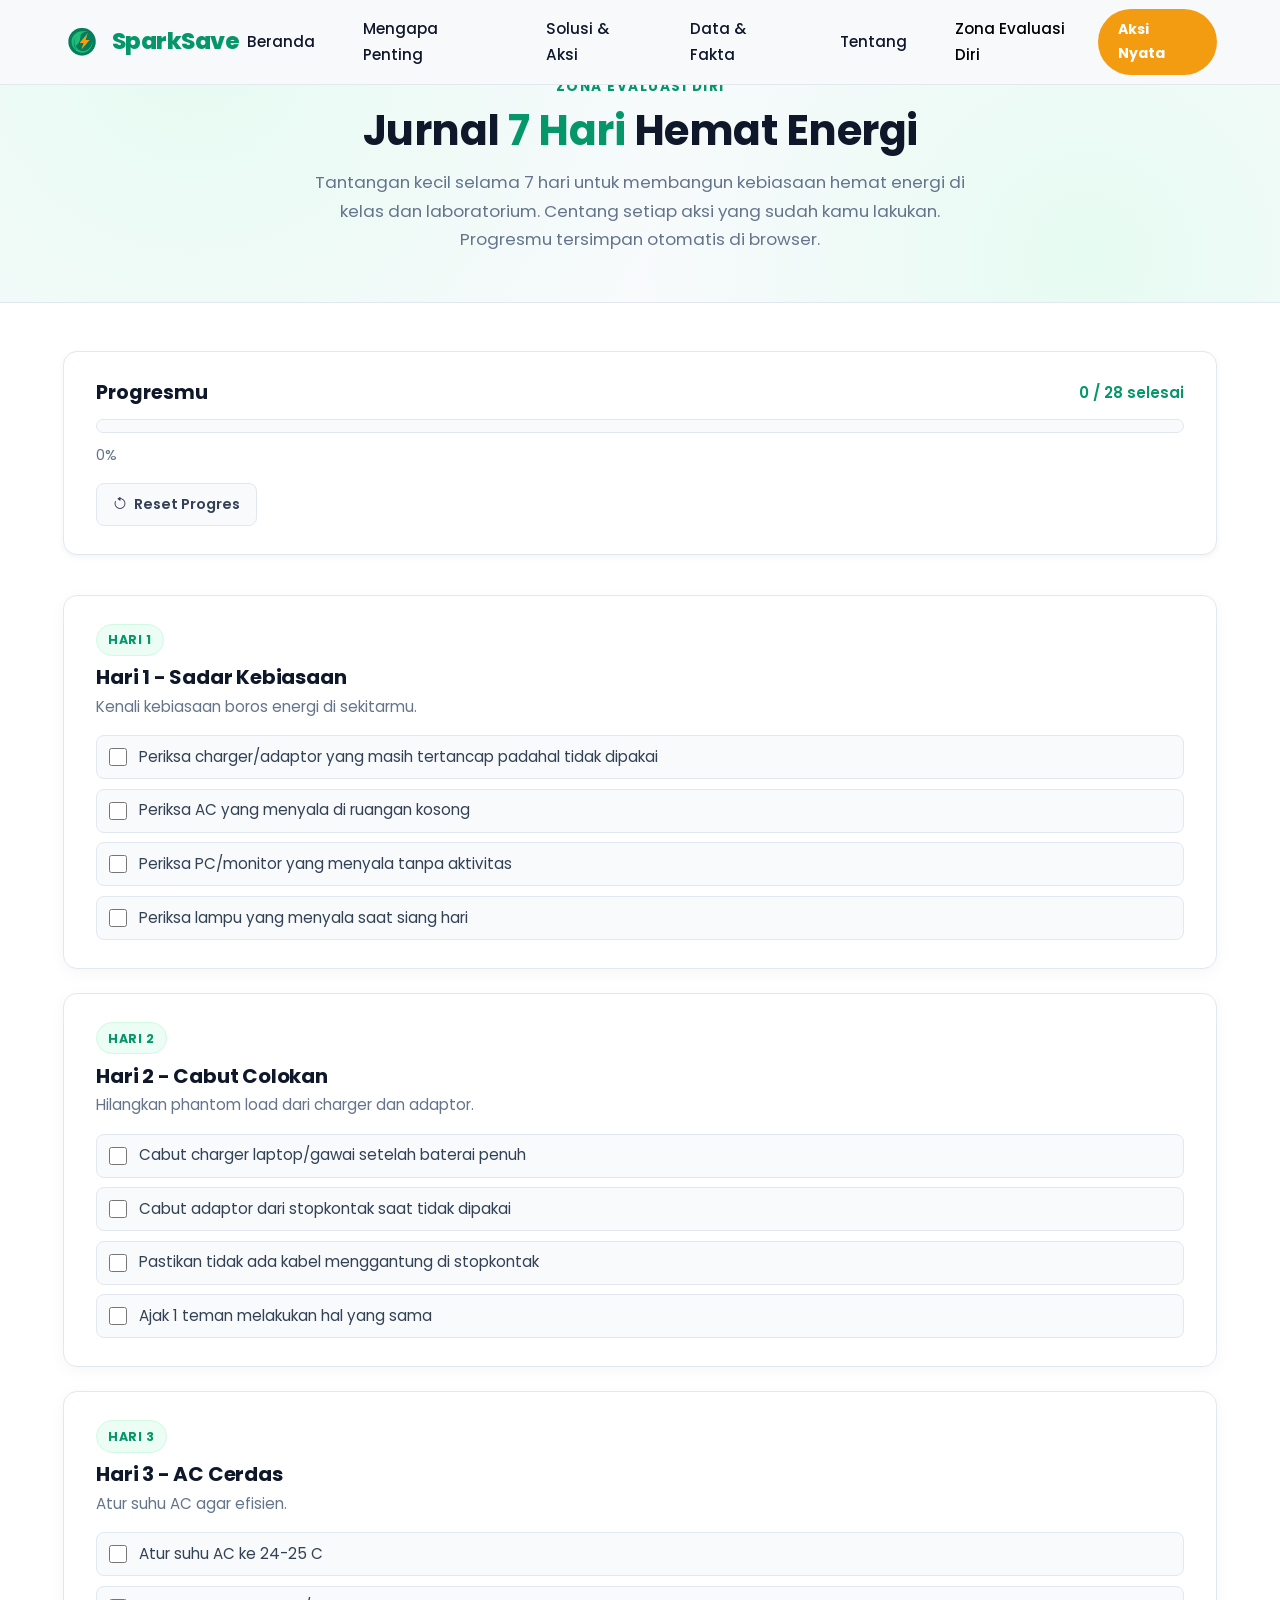
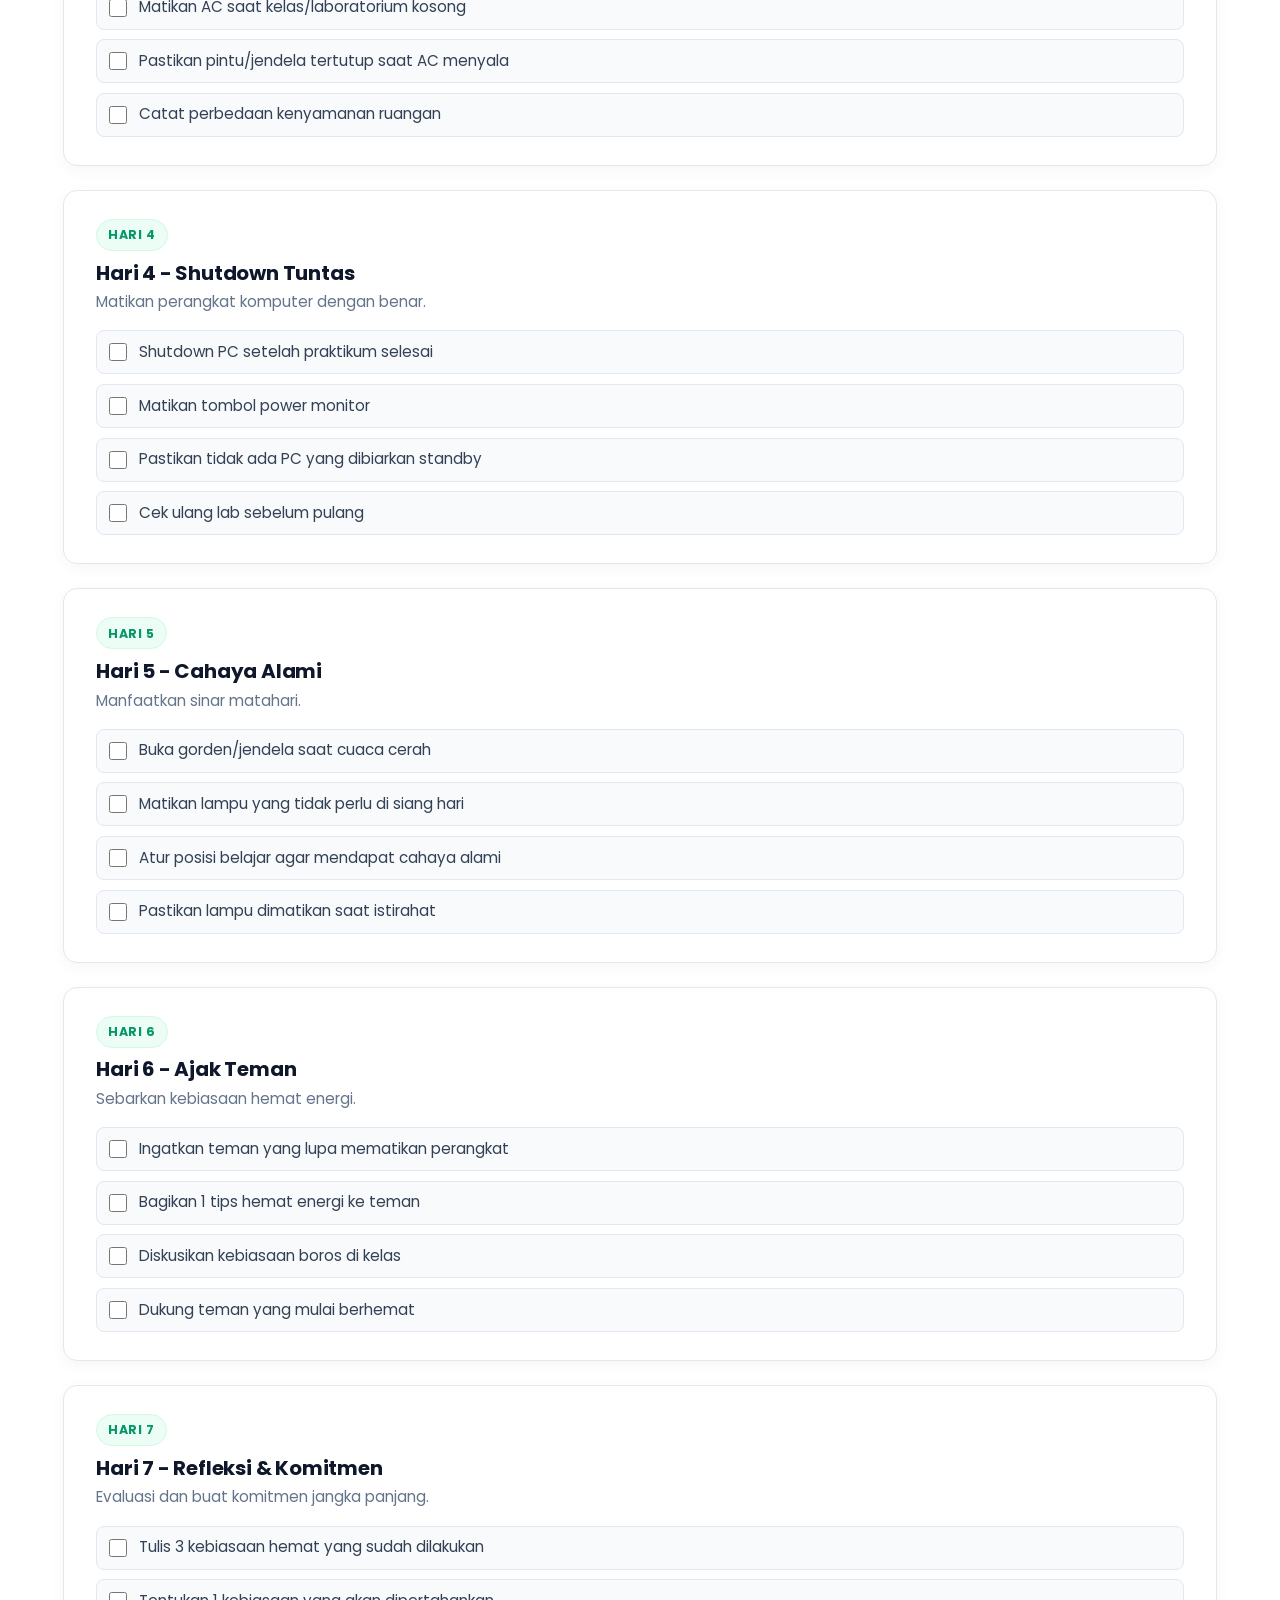
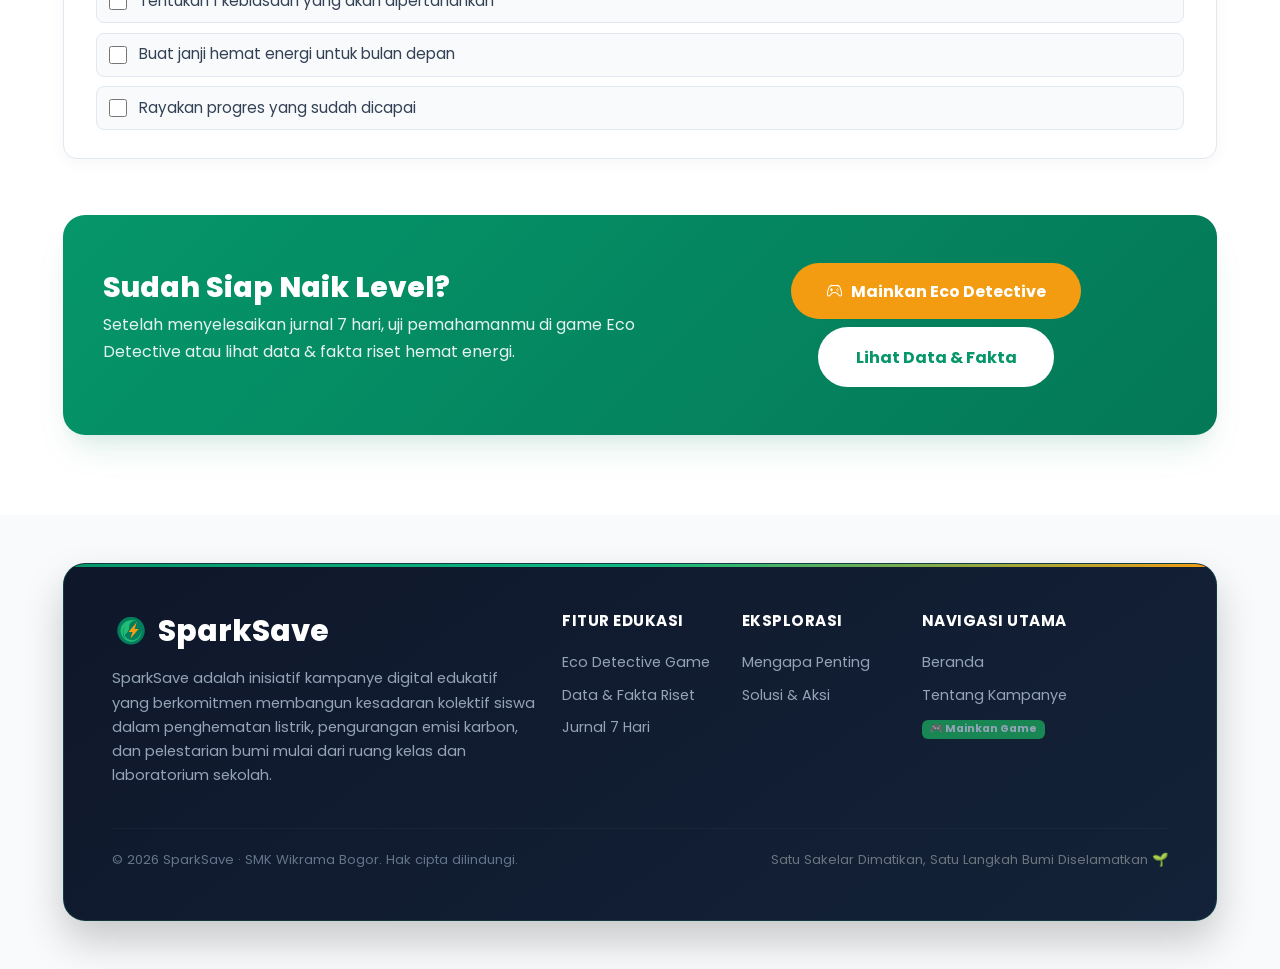
<file: src/page/to_do.html>
<!DOCTYPE html>
<html lang="id">

<head>
    <meta charset="UTF-8">
    <meta name="viewport" content="width=device-width, initial-scale=1.0">
    <title>SparkSave | Zona Evaluasi Diri</title>
    <link rel="shortcut icon" href="../assets/images/favicon.png" type="image/x-icon">

    <!-- Google Fonts -->
    <link rel="preconnect" href="https://fonts.googleapis.com">
    <link rel="preconnect" href="https://fonts.gstatic.com" crossorigin>
    <link
        href="https://fonts.googleapis.com/css2?family=Google+Sans:ital,opsz,wght@0,17..18,400..700;1,17..18,400..700&family=Poppins:wght@400;500;600;700;800&family=Roboto:ital,wght@0,100..900;1,100..900&display=swap"
        rel="stylesheet">

    <!-- Bootstrap 5 & Icons -->
    <link rel="stylesheet" href="https://cdn.jsdelivr.net/npm/bootstrap-icons@1.13.1/font/bootstrap-icons.min.css">
    <link href="https://cdn.jsdelivr.net/npm/bootstrap@5.3.8/dist/css/bootstrap.min.css" rel="stylesheet"
        integrity="sha384-sRIl4kxILFvY47J16cr9ZwB07vP4J8+LH7qKQnuqkuIAvNWLzeN8tE5YBujZqJLB" crossorigin="anonymous">

    <link rel="stylesheet" href="../style/global.css">
    <link rel="stylesheet" href="../style/index.css">
    <link rel="stylesheet" href="../style/todo.css">
    <link rel="stylesheet" href="../style/components/footer.css">
    <link rel="stylesheet" href="../style/components/navbar.css">
</head>

<body>
    <header id="navbar"></header>

    <main>
        <section class="todo-hero text-center">
            <div class="container">
                <span class="section-tag">Zona Evaluasi Diri</span>
                <h1 class="todo-title">Jurnal <span>7 Hari</span> Hemat Energi</h1>
                <p class="todo-subtext">
                    Tantangan kecil selama 7 hari untuk membangun kebiasaan hemat energi di kelas dan laboratorium.
                    Centang setiap aksi yang sudah kamu lakukan. Progresmu tersimpan otomatis di browser.
                </p>
            </div>
        </section>

        <section class="todo-section">
            <div class="container">
                <!-- Progress Card -->
                <div class="progress-card">
                    <div class="progress-head">
                        <h3>Progresmu</h3>
                        <span id="progress-text">0 / 0 selesai</span>
                    </div>
                    <div class="progress-bar-wrap">
                        <div class="progress-bar-fill" id="progress-bar"></div>
                    </div>
                    <p class="progress-percent" id="progress-percent">0%</p>
                    <button id="reset-btn" class="btn-reset">
                        <i class="bi bi-arrow-counterclockwise"></i> Reset Progres
                    </button>
                </div>

                <!-- Daftar 7 Hari -->
                <div id="days-container" class="days-grid"></div>

                <!-- CTA -->
                <div class="cta-strip">
                    <div class="cta-strip-text">
                        <h3>Sudah Siap Naik Level?</h3>
                        <p>
                            Setelah menyelesaikan jurnal 7 hari, uji pemahamanmu di game Eco Detective atau lihat data
                            & fakta riset hemat energi.
                        </p>
                    </div>
                    <div class="d-flex flex-wrap gap-2 justify-content-center">
                        <a href="Eco_Detective_Operation_Green_Campus_v3.html" class="btn-cta-strip">
                            <i class="bi bi-controller me-2"></i>Mainkan Eco Detective
                        </a>
                        <a href="data.html" class="btn-cta-strip"
                            style="background:#ffffff; color:var(--primary); border:2px solid #ffffff;">
                            Lihat Data & Fakta
                        </a>
                    </div>
                </div>
            </div>
        </section>
    </main>

    <footer id="footer"></footer>

    <!-- JS Jurnal -->
    <script src="../js/todo.js"></script>

    <!-- JS Components -->
    <script src="../components/navbar.js"></script>
    <script src="../components/footer.js"></script>

    <!-- bootstrap -->
    <script src="https://cdn.jsdelivr.net/npm/bootstrap@5.3.8/dist/js/bootstrap.bundle.min.js"
        integrity="sha384-FKyoEForCGlyvwx9Hj09JcYn3nv7wiPVlz7YYwJrWVcXK/BmnVDxM+D2scQbITxI"
        crossorigin="anonymous"></script>
</body>

</html>
</file>
<file: src/style/global.css>
/* 
   Warna Utama: #059669 | Sekunder: #10B981 | Aksen: #F39C12
   Latar Belakang: #F8FAFC 
*/

:root {
  --primary: #059669;
  --primary-dark: #047857;
  --primary-light: #ecfdf5;
  --secondary: #10b981;
  --secondary-hover: #059669;
  --accent: #f39c12;
  --accent-hover: #e67e22;
  --accent-light: #fef3c7;
  --accent-soft: rgba(243, 156, 18, 0.12);

  --bg-light: #f8fafc;
  --bg-white: #ffffff;
  --text-dark: #0f172a;
  --text-body: #334155;
  --text-muted: #64748b;
  --border-light: #e2e8f0;
  --border-accent: #cbd5e1;

  /* Dark UI & Footer Tokens */
  --bg-sidebar: #0f172a;
  --bg-dark: #0f172a;
  --bg-dark-card: #1e293b;
  --color-teks: #f8fafc;
  --color-teks-sub: #94a3b8;

  /* Status Colors */
  --success: #10b981;
  --warning: #f59e0b;
  --danger: #ef4444;
  --info: #3b82f6;

  --shadow-xs: 0 1px 2px rgba(0, 0, 0, 0.04);
  --shadow-sm: 0 2px 6px rgba(0, 0, 0, 0.05);
  --shadow-md:
    0 10px 25px -5px rgba(15, 23, 42, 0.08),
    0 8px 10px -6px rgba(15, 23, 42, 0.04);
  --shadow-lg:
    0 20px 35px -10px rgba(5, 150, 105, 0.15),
    0 10px 15px -5px rgba(0, 0, 0, 0.04);
  --shadow-float: 0 15px 30px rgba(0, 0, 0, 0.12);

  --radius-sm: 8px;
  --radius-md: 14px;
  --radius-lg: 22px;
  --radius-full: 9999px;

  --font-sans:
    "Poppins", -apple-system, BlinkMacSystemFont, "Segoe UI", Roboto, Helvetica,
    Arial, sans-serif;
  --transition: all 0.3s cubic-bezier(0.16, 1, 0.3, 1);
}

html,
body {
  font-family: "Google Sans", sans-serif;
  /* background-color: #10B981 ; */
}
</file>
<file: src/style/index.css>
*,
*::before,
*::after {
  margin: 0;
  padding: 0;
  box-sizing: border-box;
}

html {
  scroll-behavior: smooth;
  font-size: 16px;
}

body {
  font-family: var(--font-sans);
  background-color: var(--bg-light);
  color: var(--text-body);
  line-height: 1.7;
  min-height: 100vh;
  display: flex;
  flex-direction: column;
  -webkit-font-smoothing: antialiased;
}

/* Container Global */
.container {
  width: 92%;
  max-width: 1200px;
  margin: 0 auto;
}

.hero {
  position: relative;
  padding: 5rem 0 4.5rem;
  background:
    radial-gradient(circle at 15% 15%, #e6fbf2 0%, transparent 45%),
    radial-gradient(circle at 85% 85%, #e6fbf2 0%, transparent 40%),
    var(--bg-light);
  overflow: hidden;
  border-bottom: 1px solid var(--border-light);
}

.hero-grid {
  display: grid;
  grid-template-columns: 1.15fr 0.85fr;
  align-items: center;
  gap: 3.5rem;
}

/* Kolom Kiri Hero */
.hero-left {
  display: flex;
  flex-direction: column;
  align-items: flex-start;
}

.hero-badge {
  display: inline-flex;
  align-items: center;
  gap: 0.5rem;
  background-color: #ffffff;
  color: var(--primary);
  border: 1px solid silver;
  padding: 0.4rem 1rem;
  border-radius: var(--radius-full);
  font-size: 0.82rem;
  font-weight: 700;
  text-transform: uppercase;
  letter-spacing: 0.5px;
  margin-bottom: 1.5rem;
  box-shadow: var(--shadow-xs);
}

.hero-title {
  font-size: 3.1rem;
  font-weight: 700;
  line-height: 1.18;
  color: var(--text-dark);
  margin-bottom: 1.25rem;
  letter-spacing: -0.8px;
}

.hero-title span {
  color: var(--primary);
  position: relative;
  display: inline-block;
}

.hero-subtext {
  font-size: 1.1rem;
  color: var(--text-muted);
  line-height: 1.7;
  margin-bottom: 2.25rem;
  max-width: 580px;
}

.hero-cta-group {
  display: flex;
  align-items: center;
  gap: 1rem;
  flex-wrap: wrap;
  margin-bottom: 2rem;
}

.btn-solid {
  background-color: var(--accent);
  color: #ffffff;
  padding: 0.88rem 1.85rem;
  font-size: 0.98rem;
  font-weight: 700;
  border-radius: var(--radius-full);
  text-decoration: none;
  /* box-shadow: 0 6px 18px rgba(243, 156, 18, 0.35); */
  display: inline-flex;
  align-items: center;
  gap: 0.5rem;
  transition: var(--transition);
  /* border: 2px solid var(--accent); */
}

.btn-solid:hover {
  background-color: var(--accent-hover);
  transform: translateY(-2px);
}

.btn-outline {
  background-color: transparent;
  color: var(--primary);
  padding: 0.88rem 1.85rem;
  font-size: 0.98rem;
  font-weight: 700;
  border-radius: var(--radius-full);
  text-decoration: none;
  border: 2px solid var(--primary);
  display: inline-flex;
  align-items: center;
  gap: 0.5rem;
  transition: var(--transition);
}

.btn-outline:hover {
  background-color: var(--primary-light);
  transform: translateY(-2px);
  box-shadow: var(--shadow-sm);
}

.hero-social-proof {
  display: flex;
  align-items: center;
  gap: 1.5rem;
  padding-top: 1rem;
  border-top: 1px solid var(--border-light);
  width: 100%;
}

.proof-item {
  display: flex;
  align-items: center;
  gap: 0.5rem;
  font-size: 0.85rem;
  color: var(--text-muted);
  font-weight: 500;
}

.proof-item svg {
  width: 18px;
  height: 18px;
  fill: var(--primary);
}

/* Kolom Kanan Hero (Visual Elements & Floating Cards) */
.hero-right {
  position: relative;
  display: flex;
  justify-content: center;
}

.visual-board {
  position: relative;
  width: 100%;
  max-width: 440px;
  background: #ffffff;
  border: 1px solid rgba(5, 150, 105, 0.15);
  border-radius: var(--radius-lg);
  padding: 2.2rem 2rem;
  box-shadow: var(--shadow-md);
  z-index: 2;
}

.board-header {
  display: flex;
  align-items: center;
  justify-content: space-between;
  margin-bottom: 1.75rem;
}

.board-title-group h4 {
  font-size: 1.1rem;
  font-weight: 700;
  color: var(--text-dark);
}

.board-title-group p {
  font-size: 0.8rem;
  color: var(--text-muted);
}

.board-status {
  background-color: var(--primary-light);
  color: var(--primary);
  padding: 0.25rem 0.75rem;
  border-radius: var(--radius-full);
  font-size: 0.75rem;
  font-weight: 700;
}

.energy-meter {
  display: flex;
  flex-direction: column;
  align-items: center;
  margin-bottom: 1.5rem;
  padding: 1.5rem;
  background: linear-gradient(180deg, #f0fdf4 0%, #ffffff 100%);
  border-radius: var(--radius-md);
  border: 1px solid var(--border-light);
}

.meter-ring {
  width: 110px;
  height: 110px;
  border-radius: 50%;
  background: conic-gradient(var(--primary) 0% 86%, #e2e8f0 86% 100%);
  display: flex;
  align-items: center;
  justify-content: center;
  margin-bottom: 1rem;
  position: relative;
}

.meter-inner {
  width: 82px;
  height: 82px;
  background: #ffffff;
  border-radius: 50%;
  display: flex;
  flex-direction: column;
  align-items: center;
  justify-content: center;
  box-shadow: inset 0 2px 4px rgba(0, 0, 0, 0.06);
}

.meter-inner .percent {
  font-size: 1.35rem;
  font-weight: 800;
  color: var(--primary);
  line-height: 1;
}

.meter-inner .caption {
  font-size: 0.68rem;
  font-weight: 600;
  color: var(--text-muted);
  text-transform: uppercase;
}

.meter-desc {
  font-size: 0.85rem;
  color: var(--text-muted);
  text-align: center;
}

/* Floating Card 1: Stat kWh */
.float-card-kwh {
  position: absolute;
  top: -24px;
  right: -20px;
  background: #ffffff;
  border: 1px solid var(--border-light);
  border-radius: var(--radius-md);
  padding: 0.85rem 1.25rem;
  display: flex;
  align-items: center;
  gap: 0.85rem;
  box-shadow: var(--shadow-float);
  z-index: 3;
  animation: floatSlow 4s ease-in-out infinite;
}

.float-icon-kwh {
  width: 38px;
  height: 38px;
  border-radius: 10px;
  background: var(--accent-light);
  display: flex;
  align-items: center;
  justify-content: center;
}

.float-icon-kwh svg {
  width: 20px;
  height: 20px;
  fill: var(--accent);
}

.float-text-kwh strong {
  display: block;
  font-size: 1.05rem;
  font-weight: 800;
  color: var(--text-dark);
}

.float-text-kwh span {
  font-size: 0.75rem;
  color: var(--text-muted);
  font-weight: 500;
}

/* Floating Card 2: Target Bebas Emisi */
.float-card-target {
  position: absolute;
  bottom: -22px;
  left: -20px;
  background: #ffffff;
  border: 1px solid var(--border-light);
  border-radius: var(--radius-md);
  padding: 0.85rem 1.25rem;
  display: flex;
  align-items: center;
  gap: 0.85rem;
  box-shadow: var(--shadow-float);
  z-index: 3;
  animation: floatSlow 4.5s ease-in-out infinite reverse;
}

.float-icon-target {
  width: 38px;
  height: 38px;
  border-radius: 10px;
  background: var(--primary-light);
  display: flex;
  align-items: center;
  justify-content: center;
}

.float-icon-target svg {
  width: 20px;
  height: 20px;
  fill: var(--primary);
}

.float-text-target strong {
  display: block;
  font-size: 0.95rem;
  font-weight: 800;
  color: var(--primary);
}

.float-text-target span {
  font-size: 0.75rem;
  color: var(--text-muted);
}

.article-section {
  padding: 5.5rem 0;
  background-color: #ffffff;
  border-bottom: 1px solid var(--border-light);
}

.section-head {
  text-align: center;
  max-width: 720px;
  margin: 0 auto 3.5rem;
}

.section-tag {
  display: inline-block;
  color: var(--primary);
  font-size: 0.85rem;
  font-weight: 700;
  text-transform: uppercase;
  letter-spacing: 1.5px;
  margin-bottom: 0.5rem;
}

.section-heading {
  font-size: 2.35rem;
  font-weight: 700;
  color: var(--text-dark);
  line-height: 1.25;
  letter-spacing: -0.5px;
}

.section-heading span {
  color: var(--primary);
}

.article-layout {
  display: grid;
  grid-template-columns: 1.35fr 0.85fr;
  gap: 3.5rem;
  align-items: flex-start;
}

.article-content {
  display: flex;
  flex-direction: column;
  gap: 1.5rem;
  font-size: 1.05rem;
  color: #334155;
  line-height: 1.8;
}

.article-content p strong {
  color: var(--primary);
  font-weight: 700;
}

.lead-text {
  font-size: 1.15rem;
  color: var(--text-dark);
  font-weight: 500;
  line-height: 1.8;
  border-left: 4px solid var(--primary);
  padding-left: 1.25rem;
}

/* Sidebar Fakta & Insight */
.article-sidebar {
  display: flex;
  flex-direction: column;
  gap: 1.5rem;
}

.fact-box {
  background-color: var(--bg-light);
  border: 1px solid var(--border-light);
  border-radius: var(--radius-md);
  padding: 1.5rem;
  transition: var(--transition);
}

.fact-box:hover {
  border-color: var(--secondary);
  box-shadow: var(--shadow-sm);
}

.fact-box.highlight {
  background: #fffbeb;
}

.fact-header {
  display: flex;
  align-items: center;
  gap: 0.65rem;
  margin-bottom: 0.75rem; 
}

.fact-header svg {
  width: 22px;
  height: 22px;
}

.fact-header.warning svg {
  fill: var(--accent);
}

.fact-header.success svg {
  fill: var(--primary);
}

.fact-header h4 {
  font-size: 1rem;
  font-weight: 700;
  color: var(--text-dark);
}

.fact-box p {
  font-size: 0.92rem;
  color: var(--text-muted);
  line-height: 1.6;
}

.solutions-section {
  padding: 5.5rem 0;
  background-color: var(--bg-light);
}

.solutions-grid {
  display: grid;
  grid-template-columns: repeat(4, 1fr);
  gap: 1.75rem;
}

.action-card {
  background-color: #ffffff;
  border: 1px solid var(--border-light);
  border-radius: var(--radius-md);
  padding: 2rem 1.5rem;
  display: flex;
  flex-direction: column;
  position: relative;
  transition: var(--transition);
  overflow: hidden;
}

.action-card:hover {
  transform: translateY(-6px);
}

.action-card:hover::before {
  transform: scaleX(1);
}

.action-icon {
  width: 52px;
  height: 52px;
  border-radius: 14px;
  background-color: var(--primary-light);
  display: flex;
  align-items: center;
  justify-content: center;
  margin-bottom: 1.5rem;
  transition: var(--transition);
}

.action-icon svg {
  width: 26px;
  height: 26px;
  fill: var(--primary);
  transition: var(--transition);
}

.action-card h3 {
  font-size: 1.15rem;
  font-weight: 700;
  color: var(--text-dark);
  margin-bottom: 0.75rem;
}

.action-card p {
  font-size: 0.92rem;
  color: var(--text-muted);
  line-height: 1.6;
  margin-bottom: 1.25rem;
  flex-grow: 1;
}

.card-tag {
  display: inline-block;
  align-self: flex-start;
  font-size: 0.75rem;
  font-weight: 700;
  color: var(--primary);
  background-color: var(--primary-light);
  padding: 0.25rem 0.65rem;
  border-radius: var(--radius-sm);
  text-transform: uppercase;
  letter-spacing: 0.5px;
}

.cta-strip {
  margin-top: 3.5rem;
  background: linear-gradient(
    135deg,
    var(--primary) 0%,
    var(--primary-dark) 100%
  );
  border-radius: var(--radius-lg);
  padding: 3rem 2.5rem;
  color: #ffffff;
  display: flex;
  align-items: center;
  justify-content: space-between;
  gap: 2rem;
  box-shadow: var(--shadow-lg);
}

.cta-strip-text h3 {
  font-size: 1.8rem;
  font-weight: 800;
  margin-bottom: 0.4rem;
}

.cta-strip-text p {
  font-size: 1rem;
  opacity: 0.9;
  max-width: 620px;
}

.btn-cta-strip {
  background-color: var(--accent);
  color: #ffffff;
  padding: 0.9rem 2.2rem;
  font-size: 1rem;
  font-weight: 700;
  border-radius: var(--radius-full);
  text-decoration: none;
  white-space: nowrap;
  /* box-shadow: 0 6px 16px rgba(0, 0, 0, 0.2); */
  transition: var(--transition);
}

.btn-cta-strip:hover {
  background-color: var(--accent-hover);
  transform: scale(1.04);
}

.mega-footer {
  background-color: #0f172a;
  color: #cbd5e1;
  padding: 5rem 0 2rem;
  margin-top: auto;
  border-top: 4px solid var(--primary);
}

.footer-top {
  display: grid;
  grid-template-columns: 1.3fr 0.9fr 1.1fr;
  gap: 4rem;
  margin-bottom: 3.5rem;
}

/* Kolom 1: Tentang SparkSave */
.footer-col-about {
  display: flex;
  flex-direction: column;
  gap: 1.25rem;
}

.footer-brand {
  display: flex;
  align-items: center;
  gap: 0.6rem;
  font-size: 1.4rem;
  font-weight: 800;
  color: #ffffff;
  text-decoration: none;
}

.footer-brand-icon {
  width: 32px;
  height: 32px;
  background-color: var(--primary);
  border-radius: var(--radius-sm);
  display: flex;
  align-items: center;
  justify-content: center;
}

.footer-brand-icon svg {
  width: 20px;
  height: 20px;
  fill: var(--accent);
}

.footer-desc {
  font-size: 0.95rem;
  line-height: 1.7;
  color: #94a3b8;
}

.footer-badge-pill {
  display: inline-flex;
  align-items: center;
  gap: 0.5rem;
  background: rgba(255, 255, 255, 0.05);
  border: 1px solid rgba(255, 255, 255, 0.1);
  padding: 0.4rem 0.85rem;
  border-radius: var(--radius-full);
  font-size: 0.8rem;
  color: #e2e8f0;
  align-self: flex-start;
}

.footer-badge-pill span {
  width: 6px;
  height: 6px;
  border-radius: 50%;
  background-color: var(--secondary);
}

/* Kolom 2: Tautan Cepat */
.footer-col-links h4,
.footer-col-contact h4 {
  font-size: 1.1rem;
  font-weight: 700;
  color: #ffffff;
  margin-bottom: 1.5rem;
  position: relative;
  display: inline-block;
}

.footer-col-links h4::after,
.footer-col-contact h4::after {
  content: "";
  position: absolute;
  bottom: -6px;
  left: 0;
  width: 24px;
  height: 2px;
  background-color: var(--primary);
}

.quick-links {
  list-style: none;
  display: flex;
  flex-direction: column;
  gap: 0.8rem;
}

.quick-links a {
  color: #94a3b8;
  text-decoration: none;
  font-size: 0.95rem;
  display: inline-flex;
  align-items: center;
  gap: 0.4rem;
  transition: var(--transition);
}

.quick-links a:hover {
  color: var(--secondary);
  transform: translateX(4px);
}

/* Kolom 3: Kontak & Alamat */
.contact-info {
  list-style: none;
  display: flex;
  flex-direction: column;
  gap: 1rem;
}

.contact-item {
  display: flex;
  align-items: flex-start;
  gap: 0.85rem;
  font-size: 0.92rem;
  color: #94a3b8;
  line-height: 1.6;
}

.contact-icon {
  width: 24px;
  height: 24px;
  min-width: 24px;
  margin-top: 2px;
}

.contact-icon svg {
  width: 20px;
  height: 20px;
  fill: var(--accent);
}

.contact-item strong {
  color: #ffffff;
  display: block;
  margin-bottom: 0.15rem;
}

/* Bottom Footer (Copyright) */
.footer-bottom {
  border-top: 1px solid rgba(255, 255, 255, 0.08);
  padding-top: 1.75rem;
  text-align: center;
}

.copyright-text {
  font-size: 0.88rem;
  color: #64748b;
  line-height: 1.6;
}

.copyright-text strong {
  color: #cbd5e1;
}

@media (max-width: 1024px) {
  .hero-grid {
    grid-template-columns: 1fr;
    gap: 3.5rem;
  }

  .hero-left {
    text-align: center;
    align-items: center;
  }

  .hero-subtext {
    margin-left: auto;
    margin-right: auto;
  }

  .hero-cta-group {
    justify-content: center;
  }

  .hero-social-proof {
    justify-content: center;
  }

  .solutions-grid {
    grid-template-columns: repeat(2, 1fr);
  }

  .footer-top {
    grid-template-columns: 1fr 1fr;
    gap: 3rem;
  }

  .footer-col-contact {
    grid-column: span 2;
  }
}

@media (max-width: 768px) {
  .img-hero {
    display: none !important;
  }
  
  .nav-links,
  .btn-join {
    display: none;
  }

  .hero {
    padding: 3.5rem 0 3rem;
  }

  .hero-title {
    font-size: 2.25rem;
  }

  .article-layout {
    grid-template-columns: 1fr;
    gap: 2.5rem;
  }

  .solutions-grid {
    grid-template-columns: 1fr;
  }

  .cta-strip {
    flex-direction: column;
    text-align: center;
    padding: 2.25rem 1.5rem;
  }

  .footer-top {
    grid-template-columns: 1fr;
    gap: 2.5rem;
  }

  .footer-col-contact {
    grid-column: span 1;
  }

  .float-card-kwh,
  .float-card-target {
    position: static;
    margin-top: 1rem;
    animation: none;
    width: 100%;
  }

  .visual-board {
    padding: 1.75rem 1.25rem;
  }
}
</file>
<file: src/style/components/footer.css>
/* Footer Styles - SparkSave */
.footer-section {
  margin-top: auto;
  background-color: transparent;
}

.footer-card {
  border-radius: var(--radius-lg, 24px);
  background: linear-gradient(145deg, #0f172a, #132238);
  color: var(--color-teks, #f8fafc) !important;
  border: 1px solid rgba(16, 185, 129, 0.2);
  box-shadow: 0 20px 40px rgba(0, 0, 0, 0.2);
  position: relative;
  overflow: hidden;
}

.footer-card::before {
  content: "";
  position: absolute;
  top: 0;
  left: 0;
  right: 0;
  height: 3px;
  background: linear-gradient(90deg, var(--primary, #059669), var(--secondary, #10b981), var(--accent, #f39c12));
}

.footer-card h3 {
  font-size: 1.85rem;
  font-weight: 800;
  color: #ffffff;
  display: flex;
  align-items: center;
  gap: 0.5rem;
}

.footer-card h6 {
  font-size: 0.95rem;
  font-weight: 700;
  color: #ffffff;
  margin-bottom: 1.25rem;
  letter-spacing: 0.5px;
  text-transform: uppercase;
}

.footer-card p {
  color: var(--color-teks-sub, #94a3b8);
  font-size: 0.92rem;
  line-height: 1.65;
}

.footer-card ul {
  padding-left: 0;
  list-style: none;
}

.footer-card ul li {
  font-size: 0.9rem;
  margin-bottom: 0.65rem;
  transition: transform 0.2s ease;
}

.footer-card ul li a {
  color: var(--color-teks-sub, #94a3b8) !important;
  text-decoration: none;
  transition: color 0.2s ease, padding-left 0.2s ease;
  display: inline-block;
}

.footer-card ul li a:hover {
  color: var(--secondary, #10b981) !important;
  transform: translateX(4px);
}

.footer-card hr {
  border-color: rgba(255, 255, 255, 0.12);
}

.footer-card small {
  color: #64748b;
  font-size: 0.82rem;
}

@media (max-width: 768px) {
  .footer-card {
    text-align: center;
    border-radius: var(--radius-md, 16px);
  }

  .footer-card .col-lg-2,
  .footer-card .col-6 {
    text-align: center !important;
  }

  .footer-card ul li a:hover {
    transform: none;
  }
}
</file>
<file: src/style/components/navbar.css>
.navbar {
  position: fixed;
  top: 0;
  width: 100%;
  background-color: rgba(255, 255, 255, 0.95);
  -webkit-backdrop-filter: blur(12px);
  backdrop-filter: blur(12px);
  border-bottom: 1px solid var(--border-light);
  z-index: 1000;
  /* transition: var(--transition); */
}

.nav-wrap {
  display: flex;
  align-items: center;
  justify-content: space-between;
  padding: 1rem 0;
}

.brand-logo {
  display: flex;
  align-items: center;
  gap: 0.65rem;
  text-decoration: none;
  font-size: 1.45rem;
  font-weight: 800;
  color: var(--primary);
  letter-spacing: -0.5px;
}

.brand-icon {
  width: 36px;
  height: 36px;
  background: linear-gradient(135deg, var(--primary), var(--secondary));
  border-radius: var(--radius-sm);
  display: flex;
  align-items: center;
  justify-content: center;
  color: #fff;
}

.brand-icon svg {
  width: 22px;
  height: 22px;
  fill: var(--accent);
}

.nav-links {
  display: flex;
  align-items: center;
  list-style: none;
  gap: 2rem;
}

.nav-link {
  text-decoration: none;
  font-size: 0.95rem;
  font-weight: 500;
  color: var(--text-dark);
  /* position: relative;
  transition: var(--transition); */
}

/* .nav-link:hover {
  color: var(--primary);
} */

/* .nav-link.active {
  color: var(--primary);
  font-weight: 700;
} */

.nav-actions {
  display: flex;
  align-items: center;
  gap: 1rem;
}

.btn-join {
  display: inline-flex;
  align-items: center;
  gap: 0.45rem;
  background-color: var(--accent);
  color: #ffffff;
  padding: 0.55rem 1.25rem;
  font-size: 0.88rem;
  font-weight: 700;
  border-radius: var(--radius-full);
  text-decoration: none;
  transition: var(--transition);
}

.btn-join:hover {
  background-color: var(--accent-hover);
  /* transform: translateY(-2px); */
}
</file>
<file: src/style/about.css>
:root {
  --green-900: #047857;
  --green-700: var(--primary, #059669);
  --green-600: var(--secondary, #10b981);
  --green-100: var(--primary-light, #ecfdf5);
  --navy: var(--text-dark, #0f172a);
  --orange: var(--accent, #f39c12);
  --orange-dark: var(--accent-hover, #e67e22);
  --ink: var(--text-dark, #0f172a);
  --muted: var(--text-muted, #64748b);
  --paper: var(--bg-light, #f8fafc);
  --line: var(--border-light, #e2e8f0);
}

* {
  box-sizing: border-box;
}

html {
  scroll-behavior: smooth;
}

body {
  margin: 0;
  font-family: var(--font-sans, "Google Sans", "Poppins", sans-serif);
  color: var(--text-body, #334155);
  background: var(--paper);
  line-height: 1.6;
}

a {
  text-decoration: none;
  color: inherit;
}

img {
  max-width: 100%;
  display: block;
}

.wrap {
  max-width: 1120px;
  margin: 0 auto;
  padding: 0 24px;
}

/* HERO */
.about-hero {
  background: linear-gradient(180deg, var(--green-100) 0%, var(--paper) 100%);
  padding: 64px 0 56px;
  border-bottom: 1px solid var(--line);
  text-align: center;
}

.eyebrow-tag {
  display: inline-flex;
  align-items: center;
  gap: 8px;
  background: #fff;
  border: 1px solid var(--line);
  padding: 7px 16px;
  border-radius: 999px;
  font-size: 0.82rem;
  font-weight: 700;
  color: var(--green-700);
  margin-bottom: 22px;
}

.dot {
  width: 7px;
  height: 7px;
  border-radius: 50%;
  background: var(--green-600);
}

.about-hero h1 {
  font-size: 2.6rem;
  font-weight: 700;
  line-height: 1.2;
  margin: 0 auto 18px;
  max-width: 800px;
}

.about-hero h1 span {
  color: var(--green-700);
}

.about-hero p {
  max-width: 680px;
  margin: 0 auto;
  color: var(--muted);
  font-size: 1.05rem;
}

/* SECTION SHELL */
section {
  padding: 64px 0;
}

.section-head {
  max-width: 640px;
  margin-bottom: 36px;
}

.section-head .kicker {
  color: var(--green-700);
  font-weight: 700;
  font-size: 0.85rem;
  letter-spacing: 0.02em;
  margin-bottom: 10px;
  display: block;
}

.section-head h2 {
  font-size: 1.9rem;
  font-weight: 700;
  margin: 0;
  line-height: 1.25;
}

.section-head h2 .accent {
  color: var(--green-700);
}

/* STORY */
.story {
  display: grid;
  grid-template-columns: 1.1fr 0.9fr;
  gap: 48px;
  align-items: start;
}

.story p {
  color: var(--muted);
  margin: 0 0 18px;
  font-size: 1rem;
}

.story p strong {
  color: var(--ink);
}

.stat-card {
  background: #fff;
  border: 1px solid var(--line);
  border-radius: 18px;
  padding: 26px;
  margin-bottom: 16px;
}

.stat-card .num {
  font-size: 2rem;
  font-weight: 800;
  color: var(--green-700);
  margin-bottom: 4px;
}

.stat-card .label {
  color: var(--muted);
  font-size: 0.92rem;
}

/* TIMELINE */
.timeline {
  border-top: 1px solid var(--line);
  background: #fff;
}

.tl-item {
  display: grid;
  grid-template-columns: 120px 1fr;
  gap: 28px;
  padding: 30px 0;
  border-bottom: 1px solid var(--line);
}

.tl-item:last-child {
  border-bottom: none;
}

.tl-mark {
  font-weight: 800;
  color: var(--green-700);
  font-size: 0.95rem;
}

.tl-item h3 {
  margin: 0 0 8px;
  font-size: 1.1rem;
  font-weight: 700;
}

.tl-item p {
  margin: 0;
  color: var(--muted);
  font-size: 0.96rem;
}

/* GOALS */
.goals {
  display: grid;
  grid-template-columns: repeat(3, 1fr);
  gap: 22px;
}

.goal-card {
  background: #fff;
  border: 1px solid var(--line);
  border-radius: 18px;
  padding: 28px;
}

.goal-icon {
  width: 44px;
  height: 44px;
  border-radius: 12px;
  background: var(--green-100);
  display: flex;
  align-items: center;
  justify-content: center;
  color: var(--green-700);
  font-size: 1.2rem;
  margin-bottom: 16px;
}

.goal-card h3 {
  margin: 0 0 8px;
  font-size: 1.05rem;
  font-weight: 700;
}

.goal-card p {
  margin: 0;
  color: var(--muted);
  font-size: 0.93rem;
}

/* QUOTE */
.quote-block {
  background: var(--green-900);
  color: #eafaf1;
  border-radius: 24px;
  padding: 48px;
  margin: 0 auto;
}

.quote-block p {
  font-size: 1.35rem;
  font-weight: 600;
  line-height: 1.5;
  margin: 0 0 18px;
  max-width: 760px;
}

.quote-block span {
  color: #9fe3c4;
  font-weight: 600;
  font-size: 0.9rem;
  display: block;
}

/* CTA BANNER */
.cta-banner {
  background: var(--green-700);
  color: #fff;
  border-radius: 22px;
  padding: 44px;
  display: flex;
  align-items: center;
  justify-content: space-between;
  gap: 24px;
}

.cta-banner h3 {
  margin: 0 0 8px;
  font-size: 1.4rem;
  font-weight: 800;
}

.cta-banner p {
  margin: 0;
  color: #d7f2e4;
  max-width: 480px;
  font-size: 0.96rem;
}

.cta-banner .btn-orange {
  background: var(--orange);
  color: #fff;
  padding: 14px 28px;
  border-radius: 999px;
  font-weight: 700;
  white-space: nowrap;
  display: inline-block;
  transition: background 0.2s ease;
}

.cta-banner .btn-orange:hover {
  background: var(--orange-dark);
}

/* ==========================================
   MEDIA QUERIES (RESPONSIVE BREAKPOINTS)
   ========================================== */

/* Tablet (Max-width: 992px) */
@media (max-width: 992px) {
  section {
    padding: 48px 0;
  }

  .about-hero h1 {
    font-size: 2.2rem;
  }

  .story {
    grid-template-columns: 1fr;
    gap: 32px;
  }

  .goals {
    grid-template-columns: repeat(2, 1fr);
  }

  .quote-block {
    padding: 36px;
  }

  .quote-block p {
    font-size: 1.2rem;
  }
}

/* Mobile Large & Small Tablet (Max-width: 768px) */
@media (max-width: 768px) {
  .wrap {
    padding: 0 16px;
  }

  .about-hero {
    padding: 48px 0 40px;
  }

  .about-hero h1 {
    font-size: 1.8rem;
  }

  .about-hero p {
    font-size: 0.95rem;
  }

  .section-head h2 {
    font-size: 1.5rem;
  }

  .tl-item {
    grid-template-columns: 1fr;
    gap: 8px;
    padding: 20px 0;
  }

  .tl-mark {
    display: inline-block;
    background: var(--green-100);
    padding: 2px 10px;
    border-radius: 6px;
    width: fit-content;
  }

  .goals {
    grid-template-columns: 1fr;
  }

  .quote-block {
    padding: 28px 20px;
    border-radius: 16px;
  }

  .quote-block p {
    font-size: 1.1rem;
  }

  .cta-banner {
    flex-direction: column;
    align-items: flex-start;
    padding: 32px 24px;
  }

  .cta-banner .btn-orange {
    width: 100%;
    text-align: center;
  }
}

/* Small Mobile (Max-width: 480px) */
@media (max-width: 480px) {
  .about-hero h1 {
    font-size: 1.5rem;
  }

  .stat-card {
    padding: 20px;
  }

  .stat-card .num {
    font-size: 1.75rem;
  }

  .goal-card {
    padding: 20px;
  }
}
</file>
<file: src/style/todo.css>
/* ============================================================
   SparkSave - Halaman Zona Evaluasi Diri (Jurnal 7 Hari)
   ============================================================ */

/* Hero */
.todo-hero {
    padding: 4.5rem 0 3rem;
    background:
        radial-gradient(circle at 15% 15%, #e6fbf2 0%, transparent 45%),
        radial-gradient(circle at 85% 85%, #e6fbf2 0%, transparent 40%),
        var(--bg-light);
    border-bottom: 1px solid var(--border-light);
}

.todo-title {
    font-size: 2.6rem;
    font-weight: 700;
    color: var(--text-dark);
    margin-bottom: 0.75rem;
    letter-spacing: -0.5px;
}

.todo-title span {
    color: var(--primary);
}

.todo-subtext {
    font-size: 1.05rem;
    color: var(--text-muted);
    max-width: 680px;
    margin: 0 auto;
    line-height: 1.7;
}

/* Section */
.todo-section {
    padding: 3rem 0 5rem;
    background-color: #ffffff;
}

/* Progress Card */
.progress-card {
    background-color: #ffffff;
    border: 1px solid var(--border-light);
    border-radius: var(--radius-md);
    padding: 1.75rem 2rem;
    box-shadow: var(--shadow-sm);
    margin-bottom: 2.5rem;
}

.progress-head {
    display: flex;
    justify-content: space-between;
    align-items: center;
    margin-bottom: 0.85rem;
    flex-wrap: wrap;
    gap: 0.5rem;
}

.progress-head h3 {
    font-size: 1.2rem;
    font-weight: 700;
    color: var(--text-dark);
    margin: 0;
}

.progress-head span {
    font-size: 0.95rem;
    font-weight: 600;
    color: var(--primary);
}

.progress-bar-wrap {
    width: 100%;
    height: 14px;
    background-color: var(--bg-light);
    border: 1px solid var(--border-light);
    border-radius: var(--radius-full);
    overflow: hidden;
    margin-bottom: 0.6rem;
}

.progress-bar-fill {
    height: 100%;
    width: 0%;
    background: linear-gradient(90deg, var(--primary), var(--secondary));
    border-radius: var(--radius-full);
    transition: width 0.4s ease;
}

.progress-percent {
    font-size: 0.9rem;
    color: var(--text-muted);
    margin-bottom: 1rem;
}

.btn-reset {
    display: inline-flex;
    align-items: center;
    gap: 0.4rem;
    padding: 0.5rem 1rem;
    border: 1px solid var(--border-light);
    background-color: var(--bg-light);
    color: var(--text-body);
    border-radius: var(--radius-sm);
    font-size: 0.9rem;
    font-weight: 600;
    cursor: pointer;
    transition: var(--transition);
}

.btn-reset:hover {
    border-color: var(--danger);
    color: var(--danger);
    background-color: #fef2f2;
}

/* Days Grid */
.days-grid {
    display: flex;
    flex-direction: column;
    gap: 1.5rem;
    margin-bottom: 3rem;
}

.day-card {
    background-color: #ffffff;
    border: 1px solid var(--border-light);
    border-radius: var(--radius-md);
    padding: 1.75rem 2rem;
    box-shadow: 0 4px 16px rgba(15, 23, 42, 0.04);
    transition: box-shadow 0.25s ease, border-color 0.25s ease;
}

.day-card:hover {
    box-shadow: 0 10px 25px rgba(15, 23, 42, 0.07);
    border-color: #cbd5e1;
}

.day-head {
    display: flex;
    justify-content: space-between;
    align-items: center;
    margin-bottom: 0.6rem;
    flex-wrap: wrap;
    gap: 0.5rem;
}

.day-badge {
    display: inline-flex;
    align-items: center;
    font-size: 0.78rem;
    font-weight: 700;
    text-transform: uppercase;
    letter-spacing: 0.5px;
    color: var(--primary);
    background-color: var(--primary-light);
    padding: 0.28rem 0.7rem;
    border-radius: var(--radius-full);
    border: 1px solid #d1fae5;
}

.day-done {
    display: inline-flex;
    align-items: center;
    gap: 0.35rem;
    font-size: 0.85rem;
    font-weight: 600;
    color: var(--success);
}

.day-title {
    font-size: 1.25rem;
    font-weight: 700;
    color: var(--text-dark);
    margin-bottom: 0.35rem;
    letter-spacing: -0.2px;
}

.day-desc {
    font-size: 0.95rem;
    color: var(--text-muted);
    margin-bottom: 1rem;
    line-height: 1.6;
}

.task-list {
    list-style: none;
    padding: 0;
    margin: 0;
    display: flex;
    flex-direction: column;
    gap: 0.6rem;
}

.task-item {
    display: flex;
    align-items: flex-start;
    gap: 0.75rem;
    padding: 0.6rem 0.75rem;
    background-color: var(--bg-light);
    border: 1px solid var(--border-light);
    border-radius: var(--radius-sm);
    transition: border-color 0.2s ease, background-color 0.2s ease;
}

.task-item:hover {
    border-color: #cbd5e1;
}

.task-item input[type="checkbox"] {
    width: 18px;
    height: 18px;
    margin-top: 0.15rem;
    accent-color: var(--primary);
    cursor: pointer;
    flex-shrink: 0;
}

.task-item label {
    font-size: 0.95rem;
    color: var(--text-body);
    cursor: pointer;
    line-height: 1.5;
}

.task-item input[type="checkbox"]:checked + label {
    color: var(--text-muted);
    text-decoration: line-through;
}

/* Responsive */
@media (max-width: 768px) {
    .todo-hero {
        padding: 3rem 0 2rem;
    }

    .todo-title {
        font-size: 1.9rem;
    }

    .progress-card,
    .day-card {
        padding: 1.25rem;
    }
}
</file>
